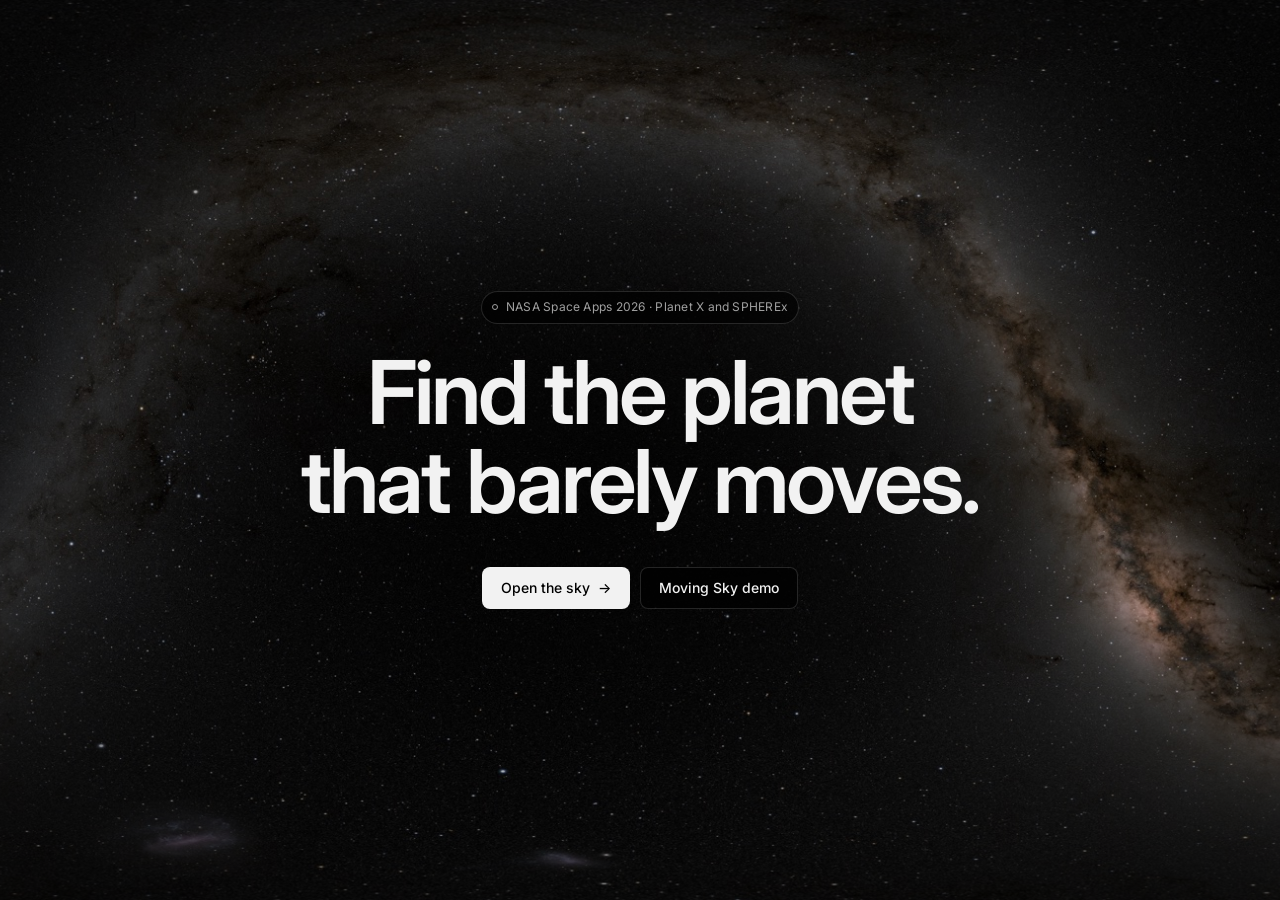
<file: index.html>
<!DOCTYPE html>
<html lang="en">
<head>
<meta charset="utf-8">
<meta name="viewport" content="width=device-width, initial-scale=1, viewport-fit=cover">
<title>Planet X</title>
<link rel="icon" href="data:,">
<meta name="description" content="Search NASA SPHEREx's six-monthly all-sky survey for the slow drift a distant Planet X would leave.">
<link rel="preconnect" href="https://fonts.googleapis.com">
<link rel="preconnect" href="https://fonts.gstatic.com" crossorigin>
<link href="https://fonts.googleapis.com/css2?family=Inter:wght@400;500;600&display=swap" rel="stylesheet">
<style>
/* Same design system as app/css/base.css: UI is strictly black / white / grey; only imagery has colour.
   The homepage commits to the dark look, since it sits on the sky. */
:root {
  color-scheme: dark;
  --bg: #000; --panel: rgba(0,0,0,.64); --edge: rgba(255,255,255,.14);
  --ink: #f2f2f2; --ink-2: #a0a0a0; --ink-3: #6a6a6a; --fill: #f2f2f2; --fill-ink: #000;
  --font: "Inter", -apple-system, "Segoe UI", Helvetica, Arial, sans-serif;
  --gutter: clamp(16px, 4vw, 48px);
}
*, *::before, *::after { box-sizing: border-box; }
html, body { height: 100%; }
body { margin: 0; background: var(--bg); color: var(--ink); font-family: var(--font); font-size: 15px; line-height: 1.55; -webkit-font-smoothing: antialiased; }
a:focus-visible { outline: 2px solid var(--ink); outline-offset: 3px; border-radius: 8px; }
.glass { background: var(--panel); border: 1px solid var(--edge); backdrop-filter: blur(16px); -webkit-backdrop-filter: blur(16px); }

.hero { position: relative; min-height: 100svh; display: grid; align-items: center; overflow: hidden; isolation: isolate; }
.hero .sky { position: absolute; inset: -4%; z-index: -2; background: #000 url("app/assets/sky_2k.jpg") 50% 50% / cover no-repeat; transform: scale(1.04); }
.hero::after { content: ""; position: absolute; inset: 0; z-index: -1;
  background: radial-gradient(ellipse 70% 60% at 50% 50%, rgba(0,0,0,.55) 0%, rgba(0,0,0,.25) 60%, rgba(0,0,0,.6) 100%); }
.wrap { width: 100%; max-width: 1120px; margin: 0 auto; padding-inline: var(--gutter); padding-block: 48px;
  display: flex; flex-direction: column; align-items: center; text-align: center; }
.eyebrow { font-size: 12px; color: var(--ink-2); letter-spacing: .02em; display: inline-flex; align-items: center; gap: 8px; padding: 6px 10px; border-radius: 999px; }
.eyebrow i { width: 6px; height: 6px; border-radius: 50%; border: 1px solid var(--ink-2); }
h1 { font-size: clamp(40px, 7.4vw, 88px); line-height: 1.02; letter-spacing: -.035em; font-weight: 600; margin: 24px 0 40px; max-width: 13ch; text-wrap: balance; }
.ctas { display: flex; flex-wrap: wrap; justify-content: center; gap: 10px; }
.btn { display: inline-flex; align-items: center; gap: 8px; font-size: 14px; font-weight: 500; text-decoration: none; line-height: 1;
  padding: 13px 18px; border-radius: 8px; border: 1px solid var(--edge); color: var(--ink); }
.btn:hover { border-color: var(--ink-3); }
.btn.primary { background: var(--fill); color: var(--fill-ink); border-color: transparent; }
.btn.primary:hover { background: #fff; }
</style>
</head>
<body>
<main class="hero">
  <div class="sky" aria-hidden="true"></div>
  <div class="wrap">
    <span class="eyebrow glass"><i aria-hidden="true"></i>NASA Space Apps 2026 · Planet X and SPHEREx</span>
    <h1>Find the planet that barely moves.</h1>
    <div class="ctas">
      <a class="btn primary" href="app/index.html">Open the sky <span aria-hidden="true">→</span></a>
      <a class="btn glass" href="artifacts/moving-sky/index.html">Moving Sky demo</a>
    </div>
  </div>
</main>
</body>
</html>
</file>
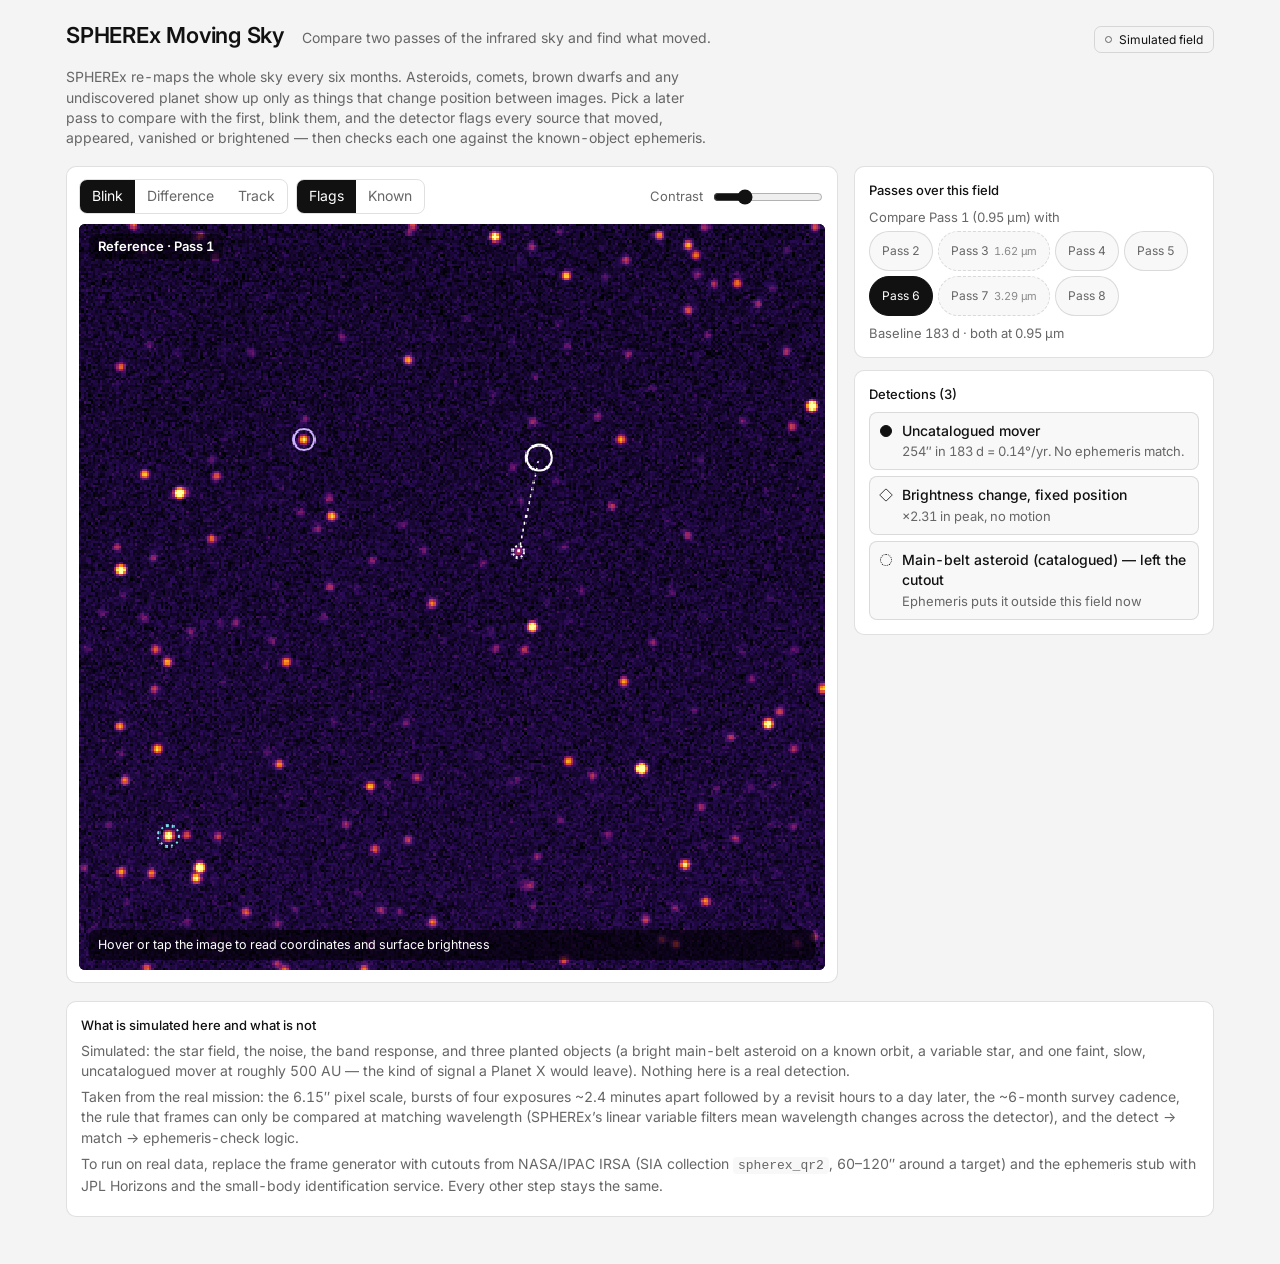
<file: artifacts/moving-sky/index.html>
<!DOCTYPE html>
<html lang="en">
<head>
<meta charset="utf-8">
<meta name="viewport" content="width=device-width, initial-scale=1, viewport-fit=cover">
<title>SPHEREx Moving Sky — demo</title>
<link rel="icon" href="data:,">
<link rel="preconnect" href="https://fonts.googleapis.com">
<link rel="preconnect" href="https://fonts.gstatic.com" crossorigin>
<link href="https://fonts.googleapis.com/css2?family=Inter:wght@400;500;600&display=swap" rel="stylesheet">
<style>
:root{
  /* Palette and type match the Planet X app (app/css/base.css): UI is black / white / grey; only imagery has colour. */
  --bg:#f4f4f4; --panel:#ffffff; --panel-2:#f8f8f8; --line:rgba(0,0,0,.12);
  --ink:#111111; --muted:#666666; --accent:#111111; --accent-ink:#ffffff;
  --warn:#111111; --warn-bg:#ececec;
  --focus:#111111;
  /* overlay marks on the (always dark) image: same colours as the app's Field view */
  --cand:#ffffff; --known:#79e0ec; --var:#cdb0ff; --art:#b4b4b4;
  color-scheme:light;
  box-sizing:border-box;
  padding-top:env(safe-area-inset-top,0px); padding-bottom:env(safe-area-inset-bottom,0px);
}
@media (prefers-color-scheme: dark){
  :root:not([data-theme="light"]){
    color-scheme:dark;
    --bg:#000000; --panel:#0c0c0c; --panel-2:#141414; --line:rgba(255,255,255,.14);
    --ink:#f2f2f2; --muted:#a0a0a0; --accent:#f2f2f2; --accent-ink:#000000;
    --warn:#f2f2f2; --warn-bg:#1a1a1a;
    --focus:#f2f2f2;
  }
}
:root[data-theme="dark"]{
  color-scheme:dark;
  --bg:#000000; --panel:#0c0c0c; --panel-2:#141414; --line:rgba(255,255,255,.14);
  --ink:#f2f2f2; --muted:#a0a0a0; --accent:#f2f2f2; --accent-ink:#000000;
  --warn:#f2f2f2; --warn-bg:#1a1a1a;
  --focus:#f2f2f2;
}
html{scroll-padding-top:env(safe-area-inset-top,0px)}
*,*::before,*::after{box-sizing:inherit}
body{margin:0;background:var(--bg);color:var(--ink);font-family:"Inter",system-ui,-apple-system,"Segoe UI",Helvetica,Arial,sans-serif;font-size:14px;line-height:1.45;font-variant-numeric:tabular-nums;-webkit-font-smoothing:antialiased}
button,select,input{font:inherit;color:inherit}
:focus-visible{outline:2px solid var(--focus);outline-offset:2px}
.wrap{max-width:1180px;margin:0 auto;padding:20px 16px 48px}
header{display:flex;flex-wrap:wrap;align-items:baseline;gap:10px 18px;margin-bottom:14px}
h1{font-size:22px;font-weight:600;margin:0;letter-spacing:-.01em}
.sub{color:var(--muted);margin:0;flex:1 1 260px}
.badge{display:inline-flex;align-items:center;gap:7px;font-size:12px;padding:4px 10px;border-radius:7px;border:1px solid var(--line);color:var(--ink);font-weight:400}
.badge::before{content:"";width:7px;height:7px;border-radius:50%;border:1.5px solid var(--muted)}
.lead{margin:0 0 18px;max-width:72ch;color:var(--muted)}
.grid{display:grid;grid-template-columns:minmax(0,1fr) 360px;gap:16px;align-items:start}
@media (max-width:880px){.grid{grid-template-columns:minmax(0,1fr)}}
.panel{background:var(--panel);border:1px solid var(--line);border-radius:10px}
.viewer{padding:12px}
.toolbar{display:flex;flex-wrap:wrap;gap:8px;align-items:center;margin-bottom:10px}
.seg{display:inline-flex;border:1px solid var(--line);border-radius:8px;overflow:hidden}
.seg button{background:transparent;border:0;padding:6px 12px;cursor:pointer;color:var(--muted)}
.seg button:focus-visible{outline-color:currentColor;outline-offset:-4px}
.seg button[aria-pressed="true"]{background:var(--accent);color:var(--accent-ink)}
.seg[hidden]{display:none}
.spacer{flex:1}
.stretch{display:flex;align-items:center;gap:8px;color:var(--muted);font-size:13px}
.stretch input{width:110px;accent-color:var(--accent)}
.vh{position:absolute;width:1px;height:1px;margin:-1px;padding:0;overflow:hidden;clip:rect(0 0 0 0);white-space:nowrap;border:0}
.stage{position:relative;background:#000;border-radius:6px;overflow:hidden;aspect-ratio:1/1}
canvas.sky{width:100%;height:100%;display:block;image-rendering:pixelated;cursor:crosshair;touch-action:pan-y pinch-zoom}
.flash{position:absolute;top:10px;left:10px;font-weight:600;font-size:13px;padding:3px 9px;border-radius:6px;background:rgba(0,0,0,.55);color:#fff;pointer-events:none}
.readout{position:absolute;bottom:10px;left:10px;right:10px;display:flex;flex-wrap:wrap;gap:4px 14px;font-size:12.5px;color:#fff;background:rgba(0,0,0,.6);padding:6px 9px;border-radius:6px;pointer-events:none}
.readout span b{font-weight:600}
.warn{display:none;margin-top:10px;padding:9px 12px;border-radius:8px;background:var(--warn-bg);border:1px solid var(--line);color:var(--warn);font-size:14px}
.warn.on{display:flex;gap:10px;align-items:center;flex-wrap:wrap}
.warn button{border:1px solid currentColor;background:transparent;border-radius:6px;padding:3px 9px;cursor:pointer;font-size:13px}
.rail{display:flex;flex-direction:column;gap:12px}
.block{padding:14px}
.block h2{font-size:13px;font-weight:500;margin:0 0 8px}
.epochs{display:flex;flex-wrap:wrap;gap:5px}
.epochs button{border:1px solid var(--line);background:var(--panel-2);border-radius:999px;padding:5px 12px;font-size:12px;cursor:pointer;line-height:1.2;color:var(--muted);min-height:40px;white-space:nowrap;transition:background-color .15s,color .15s,border-color .15s}
.epochs button:hover{color:var(--ink);border-color:var(--muted)}
.epochs button small{font-size:11px;opacity:.75;margin-left:5px}
.epochs button.other{border-style:dashed} /* taken at another wavelength: can be looked at, not compared */
.epochs button[aria-pressed="true"]{background:var(--accent);color:var(--accent-ink);border-color:var(--accent)}
.epochs button[aria-pressed="true"] small{opacity:.9}
.rowlab{font-size:13px;color:var(--muted);margin:8px 0 4px}
.rowlab:first-child{margin-top:0}
.baseline{font-size:13px;color:var(--muted);margin-top:8px}
ul.dets{list-style:none;margin:0;padding:0;display:flex;flex-direction:column;gap:6px}
ul.dets li button{width:100%;text-align:left;border:1px solid var(--line);background:var(--panel-2);border-radius:8px;padding:8px 10px;cursor:pointer;display:grid;grid-template-columns:12px 1fr;gap:10px;align-items:start}
ul.dets li button[aria-pressed="true"]{border-color:var(--accent);box-shadow:inset 0 0 0 1px var(--accent)}
.dot{width:12px;height:12px;border-radius:50%;margin-top:4px;border:1.6px solid var(--muted)}
.dot.cand{border-color:var(--ink);background:var(--ink)}
.dot.known{border-color:var(--ink);border-radius:2px}
.dot.var{border-color:var(--ink);border-radius:1px;transform:scale(.8) rotate(45deg)}
.dot.art{border-style:dashed}
.dot.left{border-color:var(--ink);border-style:dotted}
.dets .t{font-weight:500;font-size:14px}
.dets .d{font-size:13px;color:var(--muted)}
.empty{font-size:14px;color:var(--muted)}
.vet{display:grid;grid-template-columns:1fr 1fr;gap:8px;margin-top:6px}
.vet figure{margin:0}
.vet canvas{width:100%;aspect-ratio:1/1;image-rendering:pixelated;border-radius:6px;display:block;background:#000}
.vet figcaption{font-size:12.5px;color:var(--muted);margin-top:4px}
.spec{width:100%;height:120px;margin-top:8px;display:block}
.spec .l{stroke:var(--accent);fill:none;stroke-width:1.6}
.spec .ax{stroke:var(--line)}
.spec text{fill:var(--muted);font-size:11px}
.kv{display:grid;grid-template-columns:auto 1fr;gap:3px 12px;font-size:13.5px;margin-top:6px}
.kv div:nth-child(odd){color:var(--muted)}
.note{margin-top:18px;padding:14px;font-size:14px;color:var(--muted)}
.note h2{font-size:13px;font-weight:500;color:var(--ink);margin:0 0 6px}
.note p{margin:6px 0}
code{font-size:13px;background:var(--panel-2);padding:1px 5px;border-radius:4px}
@media (pointer:coarse){.seg button,.warn button,.epochs button{min-height:44px}.stretch input{height:44px}}
@media (max-width:640px), (pointer:coarse){
  .stage{aspect-ratio:auto}
  canvas.sky{height:auto;aspect-ratio:1/1}
  .readout{position:static;background:#000;border-radius:0;padding:8px 10px}
}
@media (orientation:landscape) and (max-height:500px){.stage{max-width:min(100%,calc(100vh - 100px));margin-inline:auto}}
@media (prefers-reduced-motion: reduce){*{transition:none!important}}
</style>
</head>
<body>
<div class="wrap">
<header>
  <h1>SPHEREx Moving Sky</h1>
  <p class="sub">Compare two passes of the infrared sky and find what moved.</p>
  <span class="badge">Simulated field</span>
</header>
<p class="lead">SPHEREx re-maps the whole sky every six months. Asteroids, comets, brown dwarfs and any undiscovered planet show up only as things that change position between images. Pick a later pass to compare with the first, blink them, and the detector flags every source that moved, appeared, vanished or brightened — then checks each one against the known-object ephemeris.</p>

<div class="grid">
  <section class="panel viewer" aria-label="Sky viewer">
    <div class="toolbar">
      <div class="seg" role="group" aria-label="View mode">
        <button id="m-blink" aria-pressed="true">Blink</button>
        <button id="m-diff" aria-pressed="false">Difference</button>
        <button id="m-track" aria-pressed="false">Track</button>
      </div>
      <div class="seg" role="group" aria-label="Overlays">
        <button id="o-marks" aria-pressed="true">Flags</button>
        <button id="o-known" aria-pressed="false">Known</button>
      </div>
      <div class="seg" id="flipwrap" hidden><button id="flip">Show comparison</button></div>
      <span class="spacer"></span>
      <label class="stretch">Contrast <input id="stretch" type="range" min="0.3" max="3" step="0.05" value="1"></label>
    </div>
    <div class="stage">
      <canvas class="sky" id="sky" width="640" height="640" role="img" aria-label="Infrared sky image, false colour. Flagged sources are listed under Detections; select one there to vet it." aria-describedby="flash"></canvas>
      <div class="flash" id="flash">Reference</div>
      <div class="readout" id="readout"><span>Hover or tap the image to read coordinates and surface brightness</span></div>
    </div>
    <div role="status"><div class="warn" id="warn"></div></div>
  </section>

  <aside class="rail">
    <div class="panel block">
      <h2>Passes over this field</h2>
      <div class="rowlab" id="labB">Compare Pass 1 (0.95 µm) with</div>
      <div class="epochs" id="epB" role="group" aria-labelledby="labB"></div>
      <div class="baseline" id="baseline"></div>
      <div class="vh" id="announce" role="status" aria-live="polite"></div>
    </div>
    <div class="panel block">
      <h2 id="dethead">Detections</h2>
      <ul class="dets" id="dets"></ul>
    </div>
    <div class="panel block" id="vetpanel" hidden>
      <h2 id="vethead">Vetting</h2>
      <div class="kv" id="vetkv"></div>
      <div class="vet">
        <figure><canvas id="stA" width="15" height="15"></canvas><figcaption id="capA">Reference</figcaption></figure>
        <figure><canvas id="stB" width="15" height="15"></canvas><figcaption id="capB">Compare</figcaption></figure>
      </div>
      <svg class="spec" id="spec" viewBox="0 0 340 120" role="img" aria-label="Spectrum across the 102 SPHEREx bands"></svg>
    </div>
  </aside>
</div>

<section class="panel note">
  <h2>What is simulated here and what is not</h2>
  <p>Simulated: the star field, the noise, the band response, and three planted objects (a bright main-belt asteroid on a known orbit, a variable star, and one faint, slow, uncatalogued mover at roughly 500 AU — the kind of signal a Planet X would leave). Nothing here is a real detection.</p>
  <p>Taken from the real mission: the 6.15″ pixel scale, bursts of four exposures ~2.4 minutes apart followed by a revisit hours to a day later, the ~6-month survey cadence, the rule that frames can only be compared at matching wavelength (SPHEREx’s linear variable filters mean wavelength changes across the detector), and the detect → match → ephemeris-check logic.</p>
  <p>To run on real data, replace the frame generator with cutouts from NASA/IPAC IRSA (SIA collection <code>spherex_qr2</code>, 60–120″ around a target) and the ephemeris stub with JPL Horizons and the small-body identification service. Every other step stays the same.</p>
</section>
</div>

<script>
(() => {
'use strict';
// ---------- field setup ----------
const N = 320;                    // pixels per side
const SCALE = 6.15;               // arcsec per pixel (SPHEREx)
const RA0 = 70.42, DEC0 = 19.18;  // field centre, degrees (Taurus, near the ecliptic)
const SIG = 1.15;                 // PSF sigma, px
const EPOCHS = [
  {t:0,       band:0.95, label:'0 d',     sub:'0.95 µm'},
  {t:0.00167, band:0.95, label:'+2 min',  sub:'0.95 µm'},
  {t:0.42,    band:1.62, label:'+10 h',   sub:'1.62 µm'},
  {t:1.0,     band:0.95, label:'+1 d',    sub:'0.95 µm'},
  {t:2.0,     band:0.95, label:'+2 d',    sub:'0.95 µm'},
  {t:183.0,   band:0.95, label:'+183 d',  sub:'0.95 µm'},
  {t:184.0,   band:3.29, label:'+184 d',  sub:'3.29 µm'},
  {t:366.0,   band:0.95, label:'+366 d',  sub:'0.95 µm'},
];
function rng(seed){ return () => { seed |= 0; seed = seed + 0x6D2B79F5 | 0; let t = Math.imul(seed ^ seed >>> 15, 1 | seed); t = t + Math.imul(t ^ t >>> 7, 61 | t) ^ t; return ((t ^ t >>> 14) >>> 0) / 4294967296; }; }
function gauss(r){ const u = Math.max(r(),1e-9), v = r(); return Math.sqrt(-2*Math.log(u))*Math.cos(2*Math.PI*v); }

// fixed stars
const stars = []; { const r = rng(20261114);
  for (let i=0;i<230;i++){ const amp = Math.exp(gauss(r)*1.1 - 0.4); stars.push({x:r()*N, y:r()*N, amp:Math.min(amp,60), c:0.3+r()*1.2}); } }
const starFlux = (s, band) => s.amp * Math.exp(-s.c*(band-0.95));

// planted objects. Positions in px; t in days.
const P = 2*Math.PI/365.25;
const OBJ = {
  asteroid: { name:'Main-belt asteroid (catalogued)', kind:'known',
    pos:t => t<=2.5 ? [38 + 27*t, 262 - 9*t] : [-999,-999],
    flux:(band)=> 7.5*(1+0.25*(band-0.95)) + (band>3? 2.5*(band-3):0),
    spec:'asteroid' },
  px: { name:'Slow uncatalogued mover', kind:'cand',
    // ~500 AU: Keplerian drift ~0.03°/yr (0.05 px/day) plus the yearly parallax loop from Earth's orbit (1 AU/500 AU ≈ 410″ ≈ 55–67 px)
    pos:t => [188 + 0.05*t + 55*Math.sin(P*t), 118 + 0.02*t + 22*Math.cos(P*t)],
    flux:(band)=> 1.35 * (band>3? 0.35 : 1),
    spec:'ice' },
  variable: { name:'Variable star', kind:'var', pos:t=>[96,92],
    flux:(band,t)=> (t>100? 9.5:4.2)*Math.exp(-0.5*(band-0.95)), spec:'star' },
};
const KNOWN = [OBJ.asteroid]; // the "ephemeris service" only knows this one
const ARTIFACT = {epoch:3, x:261, y:71, amp:5.5};

const frames = new Map();
function frame(i){
  if (frames.has(i)) return frames.get(i);
  const e = EPOCHS[i], r = rng(1000+i), img = new Float32Array(N*N);
  const bg = 0.6 + 1.3*(e.band-0.75);
  for (let p=0;p<N*N;p++){ const y=(p/N)|0, x=p%N; img[p] = bg*(1+0.08*(y/N)) + 0.11*gauss(r); }
  const stamp = (x,y,amp) => { const x0=Math.round(x), y0=Math.round(y);
    for (let dy=-4;dy<=4;dy++) for (let dx=-4;dx<=4;dx++){ const xx=x0+dx, yy=y0+dy; if(xx<0||yy<0||xx>=N||yy>=N) continue;
      const d2=(xx-x)**2+(yy-y)**2; img[yy*N+xx] += amp*Math.exp(-d2/(2*SIG*SIG)); } };
  for (const s of stars) stamp(s.x, s.y, starFlux(s,e.band));
  for (const k in OBJ){ const o=OBJ[k], [x,y]=o.pos(e.t); if (x>-5) stamp(x,y,o.flux(e.band,e.t)); }
  if (i===ARTIFACT.epoch) img[ARTIFACT.y*N+ARTIFACT.x] += ARTIFACT.amp;
  frames.set(i,img); return img;
}

// ---------- detection ----------
function stats(img){ const s = new Float32Array(4000); for (let k=0;k<4000;k++) s[k]=img[(k*25733)%(N*N)]; s.sort();
  const med=s[2000]; const d=new Float32Array(4000); for(let k=0;k<4000;k++) d[k]=Math.abs(s[k]-med); d.sort(); return {med, sig:1.4826*d[2000]}; }
function detect(img,k=5){ const {med,sig}=stats(img), thr=med+k*sig, out=[];
  for (let y=4;y<N-4;y++) for (let x=4;x<N-4;x++){ const v=img[y*N+x]; if (v<thr) continue; let mx=true;
    for (let dy=-1;dy<=1&&mx;dy++) for (let dx=-1;dx<=1;dx++){ if(!dx&&!dy) continue; if (img[(y+dy)*N+x+dx]>v){mx=false;break;} }
    if (!mx) continue;
    // centroid + neighbour ratio (PSF sanity)
    let sx=0,sy=0,sw=0,nb=0; for (let dy=-2;dy<=2;dy++) for (let dx=-2;dx<=2;dx++){ const w=Math.max(img[(y+dy)*N+x+dx]-med,0); sx+=w*(x+dx); sy+=w*(y+dy); sw+=w; }
    for (let dy=-1;dy<=1;dy++) for (let dx=-1;dx<=1;dx++){ if(dx||dy) nb+=img[(y+dy)*N+x+dx]-med; }
    out.push({x:sw?sx/sw:x, y:sw?sy/sw:y, peak:v-med, flux:sw, sig, spike:(v-med)/Math.max(nb/8,0.5*sig)}); }
  return out; }
const dist = (a,b)=>Math.hypot(a.x-b.x,a.y-b.y);
// perf: frames are immutable once generated, so stats/detect results can be cached per image
{ const memo = fn => { const c=new WeakMap(); return (img,...a) => { let m=c.get(img); if(!m) c.set(img,m=new Map()); const key=a.join(','); if(!m.has(key)) m.set(key,fn(img,...a)); return m.get(key); }; };
  stats = memo(stats); detect = memo(detect); }
function nearest(list,p){ let best=null,bd=1e9; for(const q of list){ const d=dist(p,q); if(d<bd){bd=d;best=q;} } return [best,bd]; }

function analyse(ia, ib){
  // Hysteresis: a source must be >5σ to count as detected, but only needs a >3σ counterpart to count as "still there".
  const fa=frame(ia), fb=frame(ib);
  const A=detect(fa,5), B=detect(fb,5), Alo=detect(fa,3), Blo=detect(fb,3);
  const ta=EPOCHS[ia].t, tb=EPOCHS[ib].t, dt=Math.abs(tb-ta), sig=A.length?A[0].sig:0.1;
  const res=[], appeared=[], vanished=[];
  const FIRM=7*sig;
  for (const b of B){ const [a,d]=nearest(Alo.filter(q=>q.peak>0.35*b.peak),b);
    if (a && d<2.2){ const ratio=b.peak/a.peak;
      if ((ratio>1.8||ratio<0.55) && Math.min(a.peak,b.peak)>12*sig) res.push({kind:'var', title:'Brightness change, fixed position', x:b.x,y:b.y, from:a, to:b, detail:`×${ratio.toFixed(2)} in peak, no motion`});
    } else if (b.peak>FIRM) appeared.push(b); }
  for (const a of A){ if(a.peak<=FIRM) continue; const [b,d]=nearest(Blo.filter(q=>q.peak>0.35*a.peak),a); if(!(b && d<2.2)) vanished.push(a); }
  const knownAt = (t,p)=>{ for(const k of KNOWN){ const [x,y]=k.pos(t); if (Math.hypot(x-p.x,y-p.y)<3) return k; } return null; };
  const usedV=new Set();
  const partner = b => { let best=null,bd=1e9; for(const v of vanished){ if(usedV.has(v)) continue; const r=b.peak/v.peak; if(r<0.5||r>2) continue; const d=dist(v,b); if(d<bd){bd=d;best=v;} } return [best,bd]; };
  for (const b of appeared){
    if (b.spike>3.2){ res.push({kind:'art', title:'Single-pixel spike', x:b.x,y:b.y,to:b, detail:'Not PSF-shaped: cosmic ray or hot pixel'}); continue; }
    const k = knownAt(tb,b);
    const [v,dv] = partner(b);
    const rate = v ? dv*SCALE/dt : null;
    if (k){ if(v) usedV.add(v); res.push({kind:'known', title:k.name, x:b.x,y:b.y, from:v, to:b, obj:k, detail:v?`Moved ${(dv*SCALE).toFixed(0)}″ in ${fmtDt(dt)} — matches ephemeris`:'Matches ephemeris'}); continue; }
    if (v){ usedV.add(v); res.push({kind:'cand', title:'Uncatalogued mover', x:b.x,y:b.y, from:v, to:b, detail:`${(dv*SCALE).toFixed(0)}″ in ${fmtDt(dt)} = ${fmtRate(rate,dt)}. No ephemeris match.`}); }
    else res.push({kind:'cand', title:'New source, no counterpart', x:b.x,y:b.y, to:b, detail:'Appeared with nothing vanishing nearby'});
  }
  for (const v of vanished){ if(usedV.has(v)) continue;
    if (v.spike>3.2){ res.push({kind:'art', title:'Single-pixel spike in reference', x:v.x,y:v.y,from:v, detail:'Not PSF-shaped: cosmic ray or hot pixel'}); continue; }
    const k=knownAt(ta,v);
    res.push({kind:'left', title:k?`${k.name} — left the cutout`:'Source vanished', x:v.x,y:v.y, from:v, detail:k?'Ephemeris puts it outside this field now':'Faded or moved out of field'}); }
  const order={cand:0,known:1,var:2,art:3,left:4}; res.sort((p,q)=>order[p.kind]-order[q.kind]);
  return res;
}
function fmtDt(dt){ return dt<0.04? `${(dt*1440).toFixed(1)} min` : dt<0.9? `${(dt*24).toFixed(1)} h` : `${dt.toFixed(dt<10?1:0)} d`; }
function fmtRate(r,dt){ return dt<0.9? `${(r/24).toFixed(1)}″/h` : dt<30? `${r.toFixed(1)}″/day` : `${(r*365.25/3600).toFixed(2)}°/yr`; }

// ---------- rendering ----------
const INF = [[0,0,4],[40,11,84],[101,21,110],[159,42,99],[212,72,66],[245,125,21],[250,193,39],[252,255,164]];
const DIV = [[33,102,172],[146,197,222],[40,40,44],[244,165,130],[178,24,43]];
function cmap(stops,v){ v=Math.min(Math.max(v,0),1)*(stops.length-1); const i=Math.min(v|0,stops.length-2), f=v-i; const a=stops[i],b=stops[i+1]; return [a[0]+(b[0]-a[0])*f, a[1]+(b[1]-a[1])*f, a[2]+(b[2]-a[2])*f]; }
const off = document.createElement('canvas'); off.width=off.height=N; const octx=off.getContext('2d'); const idata=octx.createImageData(N,N);
const sky = document.getElementById('sky'), ctx = sky.getContext('2d'); ctx.imageSmoothingEnabled=false;
const S = sky.width/N;
let mode='blink', showMarks=true, showKnown=false, stretch=1, A=0, B=5, blinkPhase=0, selected=null, results=[], timer=null, shown=null;

function drawImage(img, diverging){
  const {med,sig}=stats(img); const d=idata.data;
  if (diverging){ const lim=6*sig*stretch; for(let p=0;p<N*N;p++){ const c=cmap(DIV,0.5+img[p]/(2*lim)); d[p*4]=c[0];d[p*4+1]=c[1];d[p*4+2]=c[2];d[p*4+3]=255; } }
  else { const lo=med-2*sig, hi=med+40*sig/stretch; const k=4;
    for(let p=0;p<N*N;p++){ let v=(img[p]-lo)/(hi-lo); v=Math.asinh(Math.max(v,0)*k)/Math.asinh(k); const c=cmap(INF,v); d[p*4]=c[0];d[p*4+1]=c[1];d[p*4+2]=c[2];d[p*4+3]=255; } }
  octx.putImageData(idata,0,0); ctx.drawImage(off,0,0,sky.width,sky.height);
}
function circle(x,y,r,col,dash){ ctx.beginPath(); ctx.setLineDash(dash||[]); ctx.lineWidth=2; ctx.strokeStyle=col; ctx.arc((x+.5)*S,(y+.5)*S,r,0,Math.PI*2); ctx.stroke(); ctx.setLineDash([]); }
function colorFor(k){ const cs=getComputedStyle(document.documentElement); return {cand:cs.getPropertyValue('--cand'),known:cs.getPropertyValue('--known'),var:cs.getPropertyValue('--var'),art:cs.getPropertyValue('--art'),left:cs.getPropertyValue('--known')}[k].trim(); }
function render(){
  const fa=frame(A), fb=frame(B), matched=EPOCHS[A].band===EPOCHS[B].band;
  const flash=document.getElementById('flash');
  let knownT;
  if (mode==='blink'){ const showB=blinkPhase%2===1; shown=showB?fb:fa; drawImage(shown,false); flash.textContent=showB?`Compare · ${NAME(B)}`:`Reference · ${NAME(A)}`; knownT=[EPOCHS[showB?B:A].t]; }
  else if (mode==='diff'){ const key=A+','+B; if(diffCache.key!==key){ const d=new Float32Array(N*N); for(let p=0;p<N*N;p++) d[p]=fb[p]-fa[p]; diffCache={key,d}; } shown=diffCache.d; drawImage(shown,true); flash.textContent='Compare − Reference'; knownT=[EPOCHS[A].t,EPOCHS[B].t]; }
  else { // stack the reference-band passes inside the chosen baseline, so the trail matches the flagged pair
    const band=EPOCHS[A].band, lo=Math.min(EPOCHS[A].t,EPOCHS[B].t), hi=Math.max(EPOCHS[A].t,EPOCHS[B].t); const key=band+','+lo+','+hi; let c=stackCache.get(key);
    if(!c){ const st=new Float32Array(N*N).fill(-Infinity), ts=[];
      EPOCHS.forEach((e,i)=>{ if(e.band!==band||e.t<lo||e.t>hi) return; ts.push(e.t); const f=frame(i); for(let p=0;p<N*N;p++) if(f[p]>st[p]) st[p]=f[p]; });
      stackCache.set(key,c={st,ts}); }
    const st=c.st; knownT=c.ts.slice();
    shown=st; drawImage(st,false); const n=knownT.length, [e0,e1]=EPOCHS[A].t<=EPOCHS[B].t?[A,B]:[B,A]; flash.textContent=`Max-stack of ${n} pass${n===1?'':'es'} at ${band} µm, ${NAME(e0)} to ${NAME(e1)}`; }
  if (showKnown){ for(const t of knownT) for(const k of KNOWN){ const [x,y]=k.pos(t); if(x>-5) circle(x,y,13,colorFor('known'),[4,4]); } }
  if (showMarks && matched){ for(const r of results){ const col=colorFor(r.kind);
      if (r.to){ circle(r.to.x,r.to.y,r.kind==='cand'?11:9,col,r.kind==='art'?[3,3]:[]); }
      if (r.from&&r.to&&r.kind!=='var'){ ctx.beginPath(); ctx.strokeStyle=col; ctx.lineWidth=1.5; ctx.setLineDash([2,4]); ctx.moveTo((r.from.x+.5)*S,(r.from.y+.5)*S); ctx.lineTo((r.to.x+.5)*S,(r.to.y+.5)*S); ctx.stroke(); ctx.setLineDash([]); circle(r.from.x,r.from.y,5,col,[2,2]); }
      else if (r.from && !r.to) circle(r.from.x,r.from.y,9,col,[2,3]);
      if (r===selected){ circle(r.x,r.y,18,col); } } }
}
let diffCache={}, rafPending=false; const stackCache=new Map(); // perf: per-pair difference and per-baseline max-stack
function scheduleRender(){ if(rafPending) return; rafPending=true; requestAnimationFrame(()=>{ rafPending=false; render(); }); }
function tick(){ blinkPhase++; render(); syncFlip(); }
const reducedMQ = matchMedia('(prefers-reduced-motion: reduce)');
// Reduced motion: no auto-blink, but a manual flip button so the comparison frame is still reachable.
function syncFlip(){ const w=document.getElementById('flipwrap'), f=document.getElementById('flip'); w.hidden = !(mode==='blink' && reducedMQ.matches);
  const showB=blinkPhase%2===1; f.textContent = showB? 'Show reference' : 'Show comparison'; }
function setTimer(){ clearInterval(timer); timer=null; if(mode==='blink' && !reducedMQ.matches) timer=setInterval(tick,650); syncFlip(); }

// ---------- UI ----------
const spokenT = l => l.replace(/(\d+) (d|h|min)$/,(_,n,u)=>`${n} ${{d:'day',h:'hour',min:'minute'}[u]}${n==='1'?'':'s'}`);
const NAME = i => `Pass ${i+1}`; // short pass names; the offset lives in the tooltip and the baseline line
function announce(msg){ document.getElementById('announce').textContent=msg; }
function announceSel(){ announce(selected? `Selected: ${selected.title}. ${selected.detail}` : 'Selection cleared'); }
// one row of the later passes; the reference is always the first pass (A = 0)
function epochButtons(id, get, set){ const el=document.getElementById(id);
  if (!el.children.length) EPOCHS.forEach((e,i)=>{ if (i===A) return; const other=e.band!==EPOCHS[A].band, b=document.createElement('button'); b.dataset.i=i; b.className=other?'other':'';
    b.innerHTML = other? `${NAME(i)}<small>${e.sub}</small>` : NAME(i); b.title = `${e.label} · ${e.sub}`; b.setAttribute('aria-label',`${NAME(i)}, ${spokenT(e.label)}, ${e.band} µm`); b.addEventListener('click',()=>{ set(i); update(); }); el.appendChild(b); });
  [...el.children].forEach(b=>b.setAttribute('aria-pressed',String(get()===+b.dataset.i))); }
function update(){
  epochButtons('epB',()=>B,i=>B=i);
  const a=EPOCHS[A], b=EPOCHS[B], dt=Math.abs(b.t-a.t), matched=a.band===b.band;
  const baseTxt = A===B? 'Pick two different passes.' : `Baseline ${fmtDt(dt)} · ${matched?`both at ${a.band} µm`:`${a.band} vs ${b.band} µm`}`, bl=document.getElementById('baseline');
  if (bl.textContent!==baseTxt){ bl.textContent=baseTxt; announce(`Reference ${NAME(A)}, compare ${NAME(B)}. ${baseTxt}`); }
  const warn=document.getElementById('warn');
  if (!matched){ warn.className='warn on'; warn.innerHTML=`<span>These passes were taken at different wavelengths (${a.band} and ${b.band} µm). Blinking them shows colour differences, not motion, so detection is off.</span>`;
    let best=-1,bd=1e9; EPOCHS.forEach((e,i)=>{ if(i!==A&&e.band===a.band&&Math.abs(e.t-b.t)<bd){bd=Math.abs(e.t-b.t);best=i;} });
    if (best>=0){ const btn=document.createElement('button'); btn.textContent=`Compare with ${NAME(best)} instead`; btn.title='Nearest pass in time at the reference wavelength'; btn.addEventListener('click',()=>{ B=best; update(); }); warn.appendChild(btn); }
    else warn.insertAdjacentHTML('beforeend',`<span>No other pass of this field was taken at ${a.band} µm, so pick a different reference.</span>`);
    results=[]; }
  else { warn.className='warn'; warn.innerHTML=''; results = A===B? [] : analyse(A,B); }
  if (selected) selected = rematch(selected, results);
  renderList(); renderVet(); blinkPhase=0; render(); setTimer();
}
const KIND={cand:'Candidate',known:'Known object',var:'Variable',art:'Artifact',left:'Left the field'};
// analyse() builds fresh objects, so keep the selection by finding the same source again:
// same kind, and either endpoint (or the marker position) within 3 px of the old one.
function rematch(s, list){ const near=(p,q)=>p&&q&&dist(p,q)<3; let best=null,bd=1e9;
  for (const r of list){ if (r.kind!==s.kind) continue; if (!(near(r,s)||near(r.from,s.from)||near(r.to,s.to))) continue; const d=dist(r,s); if(d<bd){bd=d;best=r;} }
  return best; }
function renderList(){ const ul=document.getElementById('dets'); ul.innerHTML='';
  const h=document.getElementById('dethead'); h.textContent = results.length? `Detections (${results.length})` : 'Detections';
  if (!results.length){ const li=document.createElement('li'); li.className='empty'; li.textContent = EPOCHS[A].band!==EPOCHS[B].band? 'Choose two passes at the same wavelength to compare.' : A===B? 'Choose a comparison pass.' : 'Nothing changed between these passes above 5σ.'; ul.appendChild(li); return; }
  for (const r of results){ const li=document.createElement('li'); const b=document.createElement('button'); b.setAttribute('aria-pressed',String(r===selected));
    b.innerHTML=`<span class="dot ${r.kind}" aria-hidden="true"></span><span><span class="t"><span class="vh">${KIND[r.kind]}: </span>${r.title}</span><br><span class="d">${r.detail}</span></span>`;
    b.addEventListener('click',()=>{ selected = selected===r? null : r; const i=results.indexOf(r); renderList(); renderVet(); render(); ul.querySelectorAll('button')[i]?.focus(); announceSel(); }); li.appendChild(b); ul.appendChild(li); }
}
function radec(x,y){ const ra = RA0 - (x-N/2)*SCALE/3600/Math.cos(DEC0*Math.PI/180); const dec = DEC0 - (y-N/2)*SCALE/3600; return [ra,dec]; }
function fmtRA(ra){ const h=ra/15, hh=h|0, m=(h-hh)*60, mm=m|0, s=(m-mm)*60; return `${String(hh).padStart(2,'0')}h ${String(mm).padStart(2,'0')}m ${s.toFixed(1).padStart(4,'0')}s`; }
function fmtDec(d){ const sg=d<0?'−':'+', a=Math.abs(d), dd=a|0, m=(a-dd)*60, mm=m|0, s=(m-mm)*60; return `${sg}${dd}° ${String(mm).padStart(2,'0')}′ ${s.toFixed(0).padStart(2,'0')}″`; }
function stamp(canvasId, img, cx, cy){ const c=document.getElementById(canvasId), g=c.getContext('2d'), id=g.createImageData(15,15); const {med,sig}=stats(img);
  for(let j=0;j<15;j++) for(let i=0;i<15;i++){ const x=Math.round(cx)-7+i, y=Math.round(cy)-7+j; const v=(x<0||y<0||x>=N||y>=N)?med:img[y*N+x]; let n=(v-med)/(12*sig); n=Math.asinh(Math.max(n,0)*4)/Math.asinh(4); const col=cmap(INF,n); const p=(j*15+i)*4; id.data[p]=col[0];id.data[p+1]=col[1];id.data[p+2]=col[2];id.data[p+3]=255; }
  g.putImageData(id,0,0); }
function spectrum(kind){ const pts=[]; for(let i=0;i<102;i++){ const l=0.75+i*(4.25/101); let v;
  if (kind==='asteroid') v=1+0.25*(l-0.95)+(l>3?0.9*(l-3)**1.5:0);
  else if (kind==='ice'){ v=1.1-0.05*l; for(const [c,w,d] of [[1.5,0.07,0.35],[2.0,0.08,0.5],[3.05,0.2,0.85]]) v*=1-d*Math.exp(-((l-c)**2)/(2*w*w)); }
  else v=Math.exp(-0.5*(l-0.95))*1.3;
  pts.push([l,v]); } return pts; }
function renderVet(){ const p=document.getElementById('vetpanel'); if(!selected){ p.hidden=true; return; } p.hidden=false; const r=selected;
  const [ra,dec]=radec(r.x,r.y); const kv=document.getElementById('vetkv');
  const rows=[['Position',`${fmtRA(ra)}, ${fmtDec(dec)}`],['Pixel',`${r.x.toFixed(1)}, ${r.y.toFixed(1)}`]];
  if (r.to) rows.push(['Peak above sky',`${r.to.peak.toFixed(2)} MJy/sr`]);
  if (r.from&&r.to) rows.push(['Displacement',`${(dist(r.from,r.to)*SCALE).toFixed(1)}″`]);
  if (r.kind==='cand') rows.push(['Spectrum','Water-ice absorption at 1.5, 2.0 and 3 µm, which is why it fades at 3.29 µm']);
  document.getElementById('vethead').textContent = `Vetting: ${r.title}`;
  rows.push(['Verdict', {cand:'Worth a follow-up: not in catalogue, PSF-shaped, consistent two-epoch motion. Needs a third epoch and an orbit fit before it is anything.', known:'Identified. Position agrees with the ephemeris.', var:'Photometric variable, not a mover.', art:'Reject. Single-frame, not PSF-shaped.', left:'Known object no longer inside the cutout.'}[r.kind]]);
  kv.innerHTML=rows.map(([k,v])=>`<div>${k}</div><div>${v}</div>`).join('');
  stamp('stA',frame(A),r.from?r.from.x:r.x,r.from?r.from.y:r.y); stamp('stB',frame(B),r.to?r.to.x:r.x,r.to?r.to.y:r.y);
  document.getElementById('capA').textContent=`Reference ${NAME(A)}, 15×15 px`; document.getElementById('capB').textContent=`Compare ${NAME(B)}, 15×15 px`;
  const svg=document.getElementById('spec'); const kind=r.kind==='known'?'asteroid':r.kind==='cand'?'ice':'star';
  const pts=spectrum(kind); const mx=Math.max(...pts.map(p=>p[1]));
  const X=l=>20+(l-0.75)/4.25*300, Y=v=>100-v/mx*85;
  const path=pts.map((p,i)=>`${i?'L':'M'}${X(p[0]).toFixed(1)} ${Y(p[1]).toFixed(1)}`).join(' ');
  const label = r.kind==='cand' ? 'Reflected sunlight, water-ice dips' : r.kind==='known' ? 'Reflected sunlight, thermal rise past 3 µm' : 'Stellar continuum';
  svg.innerHTML=`<line class="ax" x1="20" y1="100" x2="320" y2="100"/><path class="l" d="${path}"/>${[1,2,3,4,5].map(l=>`<text x="${X(l)}" y="114" text-anchor="middle">${l} µm</text>`).join('')}<text x="20" y="12">${r.kind==='art'||r.kind==='left'?'Spectrum not extracted':label}</text>`;
  svg.setAttribute('aria-label',`Spectrum of the selected ${r.title}: ${r.kind==='art'||r.kind==='left'?'not extracted':label}`);
}

// toolbar
const modes={ 'm-blink':'blink','m-diff':'diff','m-track':'track' };
for (const id in modes) document.getElementById(id).addEventListener('click',()=>{ mode=modes[id]; for(const k in modes) document.getElementById(k).setAttribute('aria-pressed',String(k===id)); blinkPhase=0; render(); setTimer(); });
document.getElementById('o-marks').addEventListener('click',e=>{ showMarks=!showMarks; e.currentTarget.setAttribute('aria-pressed',String(showMarks)); render(); });
document.getElementById('o-known').addEventListener('click',e=>{ showKnown=!showKnown; e.currentTarget.setAttribute('aria-pressed',String(showKnown)); render(); });
document.getElementById('stretch').addEventListener('input',e=>{ stretch=parseFloat(e.target.value); scheduleRender(); });
const readoutAt=e=>{ const rect=sky.getBoundingClientRect(); const x=Math.floor((e.clientX-rect.left)/rect.width*N), y=Math.floor((e.clientY-rect.top)/rect.height*N); if(x<0||y<0||x>=N||y>=N) return;
  const img=shown||frame(A); const [ra,dec]=radec(x,y); // read the image actually on screen (blink frame, difference or stack)
  document.getElementById('readout').innerHTML=`<span>RA <b>${fmtRA(ra)}</b></span><span>Dec <b>${fmtDec(dec)}</b></span><span>Pixel <b>${x}, ${y}</b></span><span>${mode==='diff'?'Difference':mode==='track'?'Stack max':'Value'} <b>${img[y*N+x].toFixed(2)} MJy/sr</b></span>`; };
sky.addEventListener('pointermove',readoutAt); sky.addEventListener('pointerdown',readoutAt);
sky.addEventListener('click',e=>{ const rect=sky.getBoundingClientRect(); const x=(e.clientX-rect.left)/rect.width*N, y=(e.clientY-rect.top)/rect.height*N; let best=null,bd=14; for(const r of results){ const d=Math.hypot(r.x-x,r.y-y); if(d<bd){bd=d;best=r;} } selected=best; renderList(); renderVet(); render(); announceSel(); });
matchMedia('(prefers-color-scheme: dark)').addEventListener('change',render);
new MutationObserver(render).observe(document.documentElement,{attributes:true,attributeFilter:['data-theme']}); // explicit theme toggle
reducedMQ.addEventListener('change',()=>{ blinkPhase=0; render(); setTimer(); });
document.getElementById('flip').addEventListener('click',()=>{ blinkPhase++; render(); syncFlip(); announce(`Showing ${document.getElementById('flash').textContent}`); });
if (location.hash === '#test') window.__ms = {analyse, EPOCHS, OBJ, fmtDt, fmtRate};
update();
{ const idle=window.requestIdleCallback||(f=>setTimeout(f,120)); let i=0; const warm=()=>{ while(i<EPOCHS.length&&frames.has(i)) i++; if(i<EPOCHS.length){ frame(i); idle(warm); } }; idle(warm); }
})();
</script>
</body>
</html>
</file>
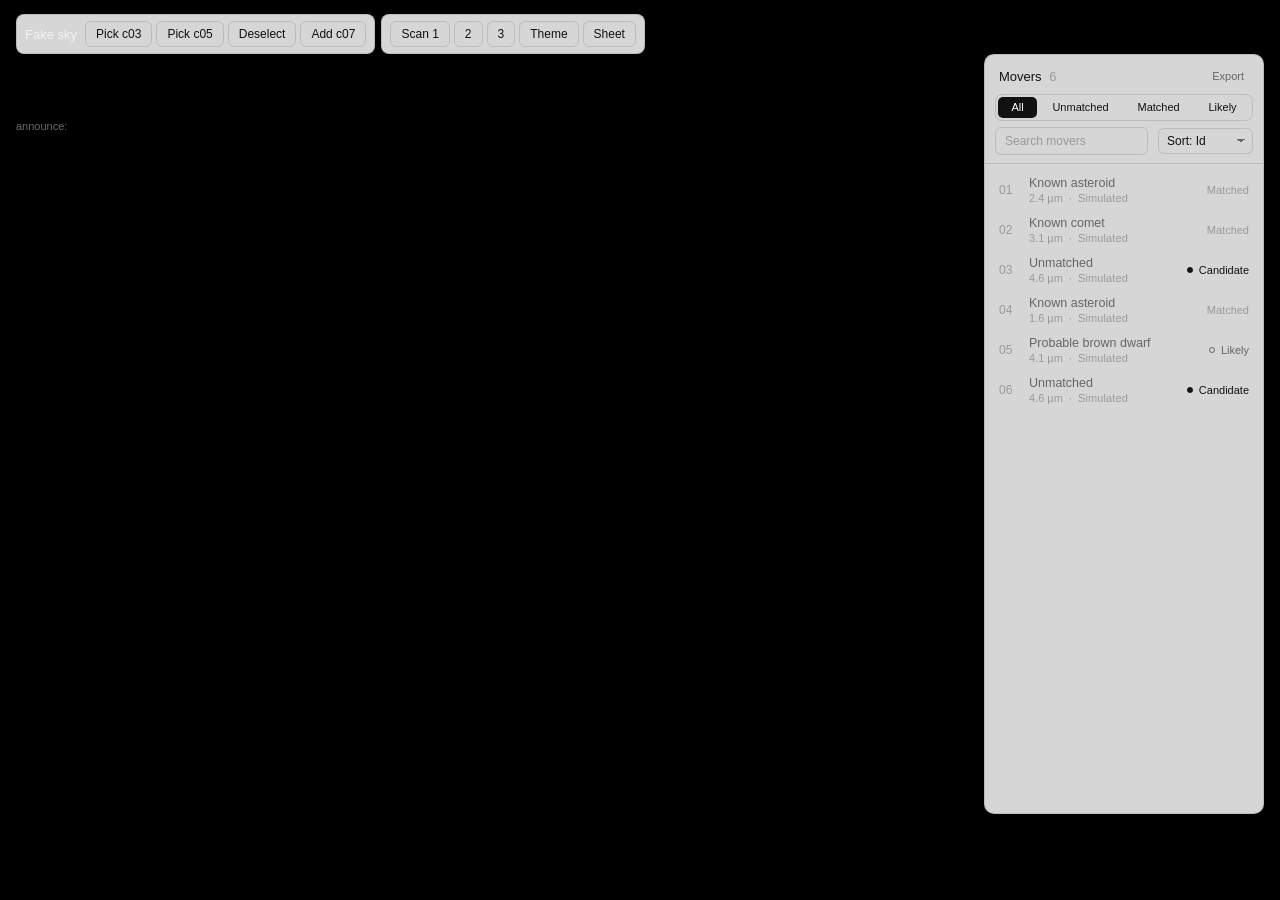
<file: app/dev/candidates.html>
<!DOCTYPE html>
<html lang="en">
<head>
<meta charset="utf-8">
<meta name="viewport" content="width=device-width, initial-scale=1, viewport-fit=cover">
<title>Movers panel (dev)</title>
<link rel="icon" href="data:,">
<link rel="stylesheet" href="../css/base.css">
<link rel="stylesheet" href="../css/candidates.css">
<style>
  /* Stand-in for the shell: a black stage, a fake sky control strip, and the demo's #panel container. */
  #stage { display: block; cursor: default; }
  #fake-sky { position: fixed; z-index: 2; left: 16px; top: 14px; right: 312px; display: flex; flex-wrap: wrap; gap: 6px; align-items: center; color: #9a9a9a; }
  #fake-sky .glass { border-radius: 8px; padding: 6px 8px; display: flex; gap: 4px; flex-wrap: wrap; align-items: center; }
  #fake-sky b { color: #f2f2f2; font-weight: 500; margin-right: 4px; }
  #fake-sky button { color: var(--ink); }
  #log { position: fixed; z-index: 2; left: 16px; bottom: 16px; right: 312px; max-height: 30vh; overflow: auto; font: 11px/1.5 ui-monospace, Menlo, monospace; color: #9a9a9a; white-space: pre-wrap; margin: 0; }
  #announce { position: fixed; z-index: 2; left: 16px; top: 120px; color: #9a9a9a; font-size: 11px; }
  #announce::before { content: "announce: "; color: #6a6a6a; }
  #panel {
    top: calc(env(safe-area-inset-top, 0px) + 54px); right: 16px; width: 280px;
    bottom: calc(env(safe-area-inset-bottom, 0px) + 86px);
    border-radius: 10px; display: flex; flex-direction: column; overflow: hidden;
  }
  #inspect { top: 150px; left: 16px; width: 300px; max-height: calc(100dvh - 240px); border-radius: 10px; display: flex; flex-direction: column; overflow: hidden; }
  #inspect[hidden] { display: none; }
  @media (max-width: 860px) {
    #inspect { display: none; }
    #fake-sky { right: 16px; }
    #log { display: none; }
    #announce { top: auto; bottom: 8px; }
    #panel { left: 16px; right: 16px; width: auto; top: auto; bottom: calc(env(safe-area-inset-bottom, 0px) + 36px); max-height: calc(100dvh - 160px); transform: translateY(calc(100% + 120px)); transition: transform .25s; }
    #panel.open { transform: none; }
  }
</style>
</head>
<body>
<div id="stage"></div>
<div id="fake-sky" class="hud">
  <div class="glass" role="group" aria-label="Fake sky">
    <b>Fake sky</b>
    <button data-sel="c03">Pick c03</button>
    <button data-sel="c05">Pick c05</button>
    <button data-sel="">Deselect</button>
    <button id="add">Add c07</button>
  </div>
  <div class="glass" role="group" aria-label="Scan">
    <button data-scan="1">Scan 1</button><button data-scan="2">2</button><button data-scan="3">3</button>
    <button id="theme">Theme</button>
    <button id="sheet">Sheet</button>
  </div>
</div>
<aside class="hud glass open" id="panel" aria-label="Movers"></aside>
<aside class="hud glass" id="inspect" aria-labelledby="cx-d-name" hidden></aside>
<div id="announce" role="status" aria-live="polite"></div>
<pre id="log" class="hud"></pre>

<script type="module">
  import * as store from '../js/core/store.js';
  import { mountCandidates } from '../js/candidates/index.js';

  const scans = [
    { id: 1, label: 'Scan 1', date: 'May 2025', has: true },
    { id: 2, label: 'Scan 2', date: 'Nov 2025', has: true },
    { id: 3, label: 'Scan 3', date: 'May 2026', has: true },
    { id: 4, label: 'Scan 4', date: 'Nov 2026', has: false },
  ];
  // The six placeholder movers from artifacts/ui-demo, as Candidates.
  const movers = [
    { name: 'Candidate 01', tag: 'Known asteroid · 2003 UB',  status: 'Matched',   band: '2.4 µm', match: '2003 UB', pos: [[3.20, 12.0], [3.90, 10.5], [4.55, 9.2]],      note: 'Fast main‑belt mover. Cross‑matched to JPL’s catalog on the first pass.' },
    { name: 'Candidate 02', tag: 'Known comet · C/2024 R3',    status: 'Matched',   band: '3.1 µm', match: 'C/2024 R3', pos: [[9.80, -22.0], [10.30, -24.0], [10.95, -25.6]], note: 'Extended emission consistent with a coma.' },
    { name: 'Candidate 03', tag: 'Unmatched · slow mover',     status: 'Candidate', band: '4.6 µm', pos: [[16.10, 41.0], [16.15, 41.2], [16.19, 41.35]],  note: 'No match in the known‑object catalog. A shift this small over six months is consistent with a very distant body. A candidate only, not a confirmed object.' },
    { name: 'Candidate 04', tag: 'Known asteroid · 1998 KY26', status: 'Matched',   band: '1.6 µm', match: '1998 KY26', pos: [[20.40, -8.0], [21.10, -6.4], [21.85, -4.9]],   note: 'Near‑Earth asteroid. Large shift between scans.' },
    { name: 'Candidate 05', tag: 'Probable brown dwarf',       status: 'Likely',    band: '4.1 µm', pos: [[6.70, 58.0], [6.78, 57.6], [6.86, 57.2]],      note: 'Bright in the longest bands, faint in the shortest. Motion suggests a nearby cool object.' },
    { name: 'Candidate 06', tag: 'Unmatched · slow mover',     status: 'Candidate', band: '4.6 µm', pos: [[13.40, -47.0], [13.42, -46.7], [13.45, -46.4]], note: 'Second slow, unmatched source. Three epochs is the minimum for an orbit fit; the solution is still poorly constrained.' },
  ].map((m, i) => ({ id: 'c0' + (i + 1), simulated: true, ...m }));

  store.set('scans', scans);
  store.set('scan', 3);
  store.set('candidates', movers);
  mountCandidates(document.getElementById('panel'), store);

  // ---- fake sky / shell ----
  const log = document.getElementById('log');
  const say = s => { log.textContent = (s + '\n' + log.textContent).slice(0, 4000); };
  window.__events = [];
  ['flyto', 'toast'].forEach(ev => store.listen(ev, p => { window.__events.push([ev, p]); say(`${ev} ${JSON.stringify(p)}`); }));
  ['view', 'field', 'selectedId', 'scan'].forEach(k => store.on(k, v => { window.__events.push([k, v]); say(`${k} = ${JSON.stringify(v)}`); }));
  document.querySelectorAll('[data-sel]').forEach(b => b.addEventListener('click', () => store.set('selectedId', b.dataset.sel || null)));
  document.querySelectorAll('[data-scan]').forEach(b => b.addEventListener('click', () => store.set('scan', +b.dataset.scan)));
  document.getElementById('add').addEventListener('click', () => {
    if (store.get('candidates').some(c => c.id === 'c07')) return;
    store.set('candidates', [...store.get('candidates'), {
      id: 'c07', name: 'Candidate 07', tag: 'Unmatched · slow mover', status: 'Candidate', band: '4.4 µm', simulated: true,
      pos: [[2.10, -5.0], [2.12, -4.9], [2.13, -4.85]], note: 'Added at runtime by the field view.',
    }]);
  });
  document.getElementById('theme').addEventListener('click', () => {
    const r = document.documentElement, dark = r.dataset.theme ? r.dataset.theme === 'dark' : matchMedia('(prefers-color-scheme: dark)').matches;
    r.dataset.theme = dark ? 'light' : 'dark';
  });
  document.getElementById('sheet').addEventListener('click', () => document.getElementById('panel').classList.toggle('open'));
</script>
</body>
</html>
</file>
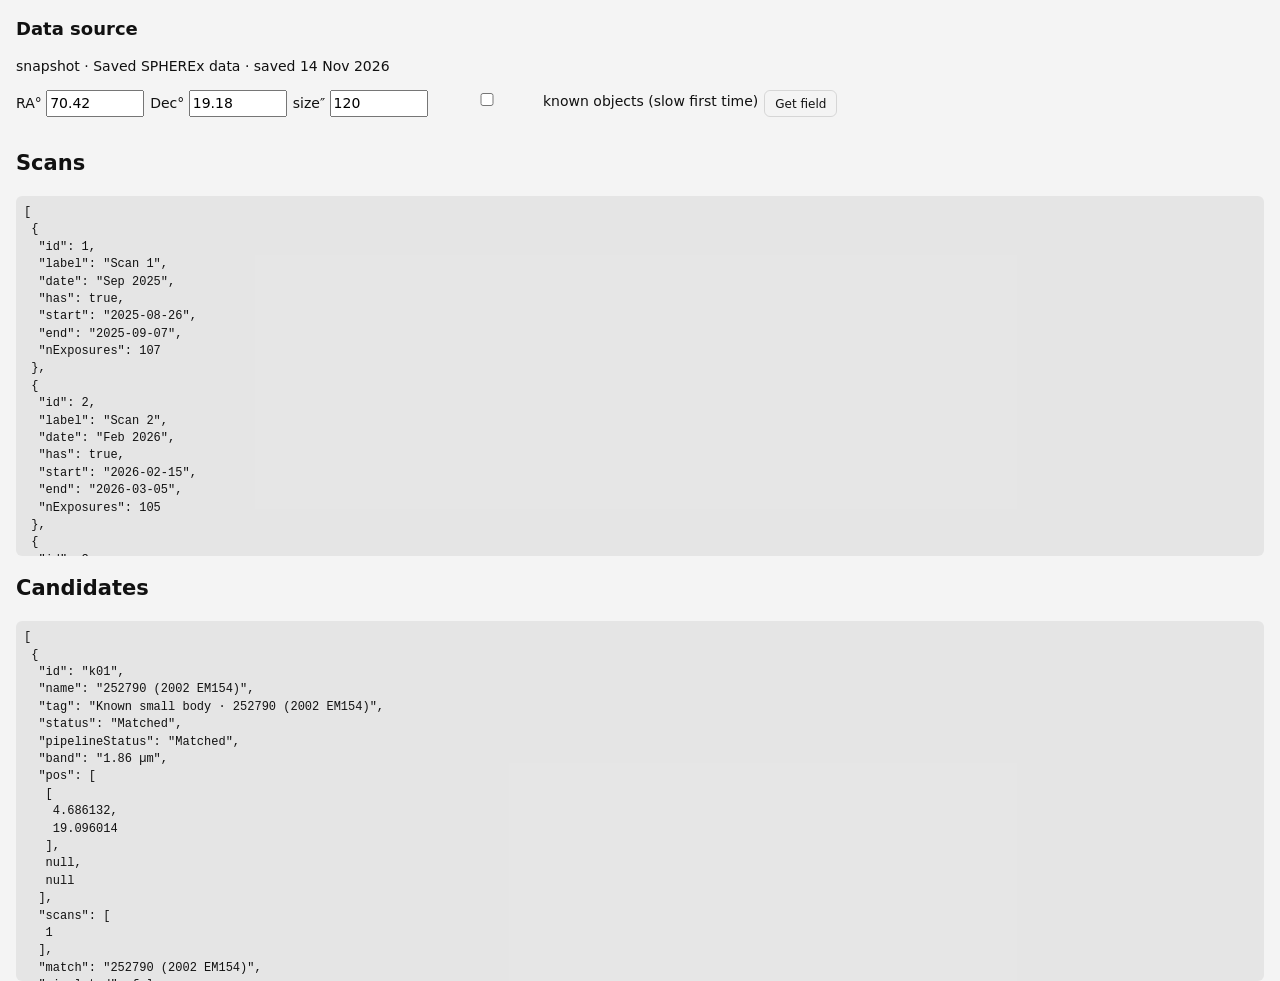
<file: app/dev/data.html>
<!doctype html>
<html lang="en">
<head>
<meta charset="utf-8">
<meta name="viewport" content="width=device-width, initial-scale=1">
<title>Data source · dev</title>
<link rel="stylesheet" href="../css/base.css">
<style>
  body { padding: 16px; font: 14px/1.45 Inter, system-ui, sans-serif; background: var(--bg, #000); color: var(--ink, #fff); }
  h1 { font-size: 18px; margin: 0 0 8px; }
  pre { background: rgba(127,127,127,.12); padding: 8px; border-radius: 6px; overflow-x: auto; font-size: 12px; max-height: 40vh; }
  #frames { display: flex; gap: 8px; flex-wrap: wrap; }
  figure { margin: 0; } canvas { width: 160px; height: 160px; image-rendering: pixelated; border: 1px solid #555; }
  figcaption { font-size: 11px; opacity: .8; max-width: 160px; }
  form { display: flex; gap: 6px; flex-wrap: wrap; margin: 8px 0; } input { width: 7em; }
</style>
</head>
<body>
<h1>Data source</h1>
<p id="source">…</p>
<form id="q"><label>RA° <input name="ra" value="70.42"></label><label>Dec° <input name="dec" value="19.18"></label>
  <label>size″ <input name="size" value="120"></label><label><input type="checkbox" name="known"> known objects (slow first time)</label><button>Get field</button></form>
<p id="status"></p>
<div id="frames"></div>
<h2>Scans</h2><pre id="scans"></pre>
<h2>Candidates</h2><pre id="cands"></pre>
<script type="module">
  import * as store from '../js/core/store.js';
  import { initData, getField } from '../js/data/index.js';
  const $ = id => document.getElementById(id);
  const show = () => {
    const s = store.get('source'); $('source').textContent = `${s.mode} · ${s.note}`;
    $('scans').textContent = JSON.stringify(store.get('scans'), null, 1);
    $('cands').textContent = JSON.stringify(store.get('candidates'), null, 1);
  };
  store.on('*', show);
  store.listen('toast', m => { $('status').textContent = m; });
  const t0 = performance.now();
  await initData(store);
  window.__initMs = performance.now() - t0; show();
  $('q').addEventListener('submit', async e => {
    e.preventDefault(); const f = new FormData(e.target);
    $('status').textContent = 'Loading…'; $('frames').innerHTML = ''; const t = performance.now();
    try {
      const fld = await getField({ ra: +f.get('ra'), dec: +f.get('dec'), sizeArcsec: +f.get('size'), known: !!f.get('known') });
      $('status').textContent = `${fld.simulated ? 'SIMULATED' : 'LIVE'} field N=${fld.N}, ${fld.epochs.length} frames, ${(performance.now() - t).toFixed(0)} ms` + (fld.fallbackReason ? ' — ' + fld.fallbackReason : '');
      fld.epochs.forEach((ep, i) => {
        const img = fld.frame(i), N = fld.N, s = [...img].sort((a, b) => a - b), lo = s[N * N >> 2], hi = s[Math.floor(N * N * 0.995)];
        const c = document.createElement('canvas'); c.width = c.height = N; const ctx = c.getContext('2d'), id = ctx.createImageData(N, N);
        for (let p = 0; p < N * N; p++) { const v = Math.max(0, Math.min(255, 255 * Math.asinh((img[p] - lo) / (hi - lo) * 3) / Math.asinh(3))); id.data.set([v, v, v, 255], 4 * p); }
        ctx.putImageData(id, 0, 0);
        const fig = document.createElement('figure'); fig.append(c); const cap = document.createElement('figcaption');
        cap.textContent = `${ep.label} · ${ep.sub}`; fig.append(cap); $('frames').append(fig);
      });
      window.__field = fld;
    } catch (err) { $('status').textContent = 'Error: ' + err.message; }
  });
</script>
</body>
</html>
</file>
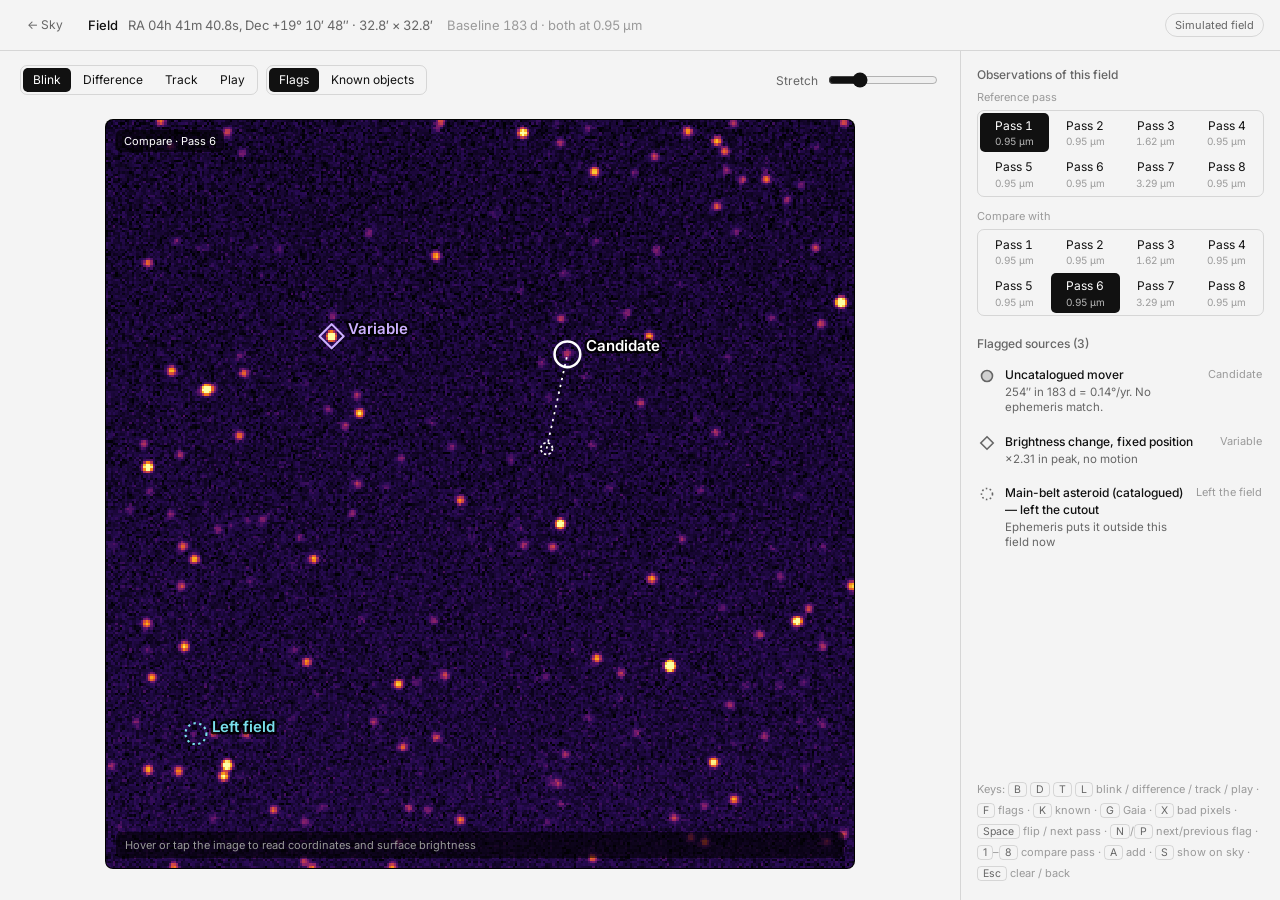
<file: app/dev/field.html>
<!DOCTYPE html>
<html lang="en">
<head>
<meta charset="utf-8">
<meta name="viewport" content="width=device-width, initial-scale=1, viewport-fit=cover">
<title>Field view (dev)</title>
<link rel="icon" href="data:,">
<link rel="preconnect" href="https://fonts.googleapis.com">
<link href="https://fonts.googleapis.com/css2?family=Inter:wght@400;500;600&display=swap" rel="stylesheet">
<link rel="stylesheet" href="../css/base.css">
<link rel="stylesheet" href="../css/field.css">
<link rel="stylesheet" href="../css/candidates.css">
<style>
  /* dev-only stand-in for the shell's sky view */
  #devsky { position: fixed; inset: 0; display: grid; place-items: center; color: #9a9a9a; background: #000; }
  #devsky div { text-align: center; line-height: 2; }
  .vh { position: absolute; width: 1px; height: 1px; overflow: hidden; clip: rect(0 0 0 0); }
</style>
</head>
<body>
<!-- Dev page: mounts the field view with the shared store. ?theme=dark|light, ?view=sky, ?panel=1 also mounts the candidate panel -->
<div id="devsky"><div>Sky view stand-in (the shell owns the real one)<br><span id="devfly"></span><br><button id="devback" style="color:#f2f2f2">Open field view</button></div></div>
<aside id="panel" class="hud glass" hidden></aside>
<section id="view-field" hidden></section>
<div id="announce" class="vh" role="status" aria-live="polite"></div>
<script type="module">
  import * as store from '../js/core/store.js';
  import { mountField } from '../js/field/index.js';
  const q = new URLSearchParams(location.search);
  if (q.get('theme')) document.documentElement.setAttribute('data-theme', q.get('theme'));
  window.__flyto = [];
  store.listen('flyto', p => { window.__flyto.push(p); document.getElementById('devfly').textContent = `flyto RA ${p.ra.toFixed(4)}°, Dec ${p.dec.toFixed(4)}°`; });
  window.__toasts = []; store.listen('toast', m => window.__toasts.push(m));
  document.getElementById('devback').addEventListener('click', () => store.set('view', 'field'));
  window.__field = mountField(document.getElementById('view-field'), store);
  if (q.get('panel')) { const { mountCandidates } = await import('../js/candidates/index.js'); const el = document.getElementById('panel'); el.hidden = false; mountCandidates(el, store); }
  store.set('view', q.get('view') || 'field');
</script>
</body>
</html>
</file>
<file: app/css/base.css>
/* Shared design system, lifted verbatim from the UI demo. UI is strictly black / white / grey; only imagery has colour. Owned by main agent: do not fork; add module CSS in app/css/<module>.css. */
:root {
  color-scheme: light dark;
  box-sizing: border-box;
  padding-top: env(safe-area-inset-top, 0px);
  padding-bottom: env(safe-area-inset-bottom, 0px);
  --bg: #f4f4f4;
  --panel: rgba(255,255,255,.84);
  --panel-solid: #fff;
  --edge: rgba(0,0,0,.12);
  --ink: #111; --ink-2: #666; --ink-3: #9a9a9a;
  --fill: #111; --fill-ink: #fff;
  --font: "Inter", -apple-system, "Segoe UI", Helvetica, Arial, sans-serif;
}
@media (prefers-color-scheme: dark) {
  :root:not([data-theme="light"]) {
    --bg: #000; --panel: rgba(0,0,0,.64); --panel-solid: #0c0c0c; --edge: rgba(255,255,255,.14);
    --ink: #f2f2f2; --ink-2: #a0a0a0; --ink-3: #6a6a6a; --fill: #f2f2f2; --fill-ink: #000;
  }
}
:root[data-theme="dark"] {
  --bg: #000; --panel: rgba(0,0,0,.64); --panel-solid: #0c0c0c; --edge: rgba(255,255,255,.14);
  --ink: #f2f2f2; --ink-2: #a0a0a0; --ink-3: #6a6a6a; --fill: #f2f2f2; --fill-ink: #000;
}
html { scroll-padding-top: env(safe-area-inset-top, 0px); }
html, body { height: 100%; margin: 0; }
body { background: var(--bg); color: var(--ink); font-family: var(--font); font-size: 13px; overflow: hidden; -webkit-font-smoothing: antialiased; }
*, *::before, *::after { box-sizing: inherit; }
button, input { font: inherit; }

#stage { position: fixed; inset: 0; background: #000; cursor: grab; touch-action: none; }
#stage.dragging { cursor: grabbing; }
canvas { display: block; }
#stage canvas { width: 100%; height: 100%; }

.hud { position: fixed; z-index: 2; }
.glass { background: var(--panel); border: 1px solid var(--edge); backdrop-filter: blur(16px); -webkit-backdrop-filter: blur(16px); }

button {
  font-size: 12px; color: var(--ink); background: transparent;
  border: 1px solid var(--edge); border-radius: 6px; padding: 6px 10px; cursor: pointer; line-height: 1;
}
button:hover { border-color: var(--ink-3); }
button[aria-pressed="true"] { background: var(--fill); color: var(--fill-ink); border-color: transparent; }
button:focus-visible, input:focus-visible { outline: 2px solid var(--ink); outline-offset: 2px; }
button:disabled { opacity: .4; cursor: default; }
.icon { width: 28px; height: 28px; padding: 0; display: inline-grid; place-items: center; }
.ghost { border-color: transparent; color: var(--ink-2); }
.ghost:hover { color: var(--ink); }
.seg { display: inline-flex; border: 1px solid var(--edge); border-radius: 7px; padding: 2px; gap: 2px; }
.seg button { border: 0; border-radius: 5px; }
input[type="text"] { background: transparent; color: var(--ink); border: 1px solid var(--edge); border-radius: 6px; padding: 6px 9px; font-size: 12px; width: 100%; }
input::placeholder { color: var(--ink-3); }
</file>
<file: app/css/candidates.css>
/* Movers panel (workflow). Fills the shell's #panel; everything scoped under .cx. Grey ink only. */
.cx { display: flex; flex-direction: column; flex: 1 1 auto; height: 100%; min-height: 0; color: var(--ink); font-size: 12px; }
.cx [hidden] { display: none !important; }
.cx button { -webkit-tap-highlight-color: transparent; }
/* motion: short, one easing; states cross-fade, new content rises in. Off entirely for reduced motion. */
.cx { --ease: cubic-bezier(.2, .7, .2, 1); }
.cx button, .cx select, .cx-q, .cx-list li, .cx-cut { transition: background-color .15s var(--ease), color .15s var(--ease), border-color .15s var(--ease), opacity .15s var(--ease); }
.cx button:not(:disabled):active { transform: scale(.97); }
@keyframes cx-rise { from { opacity: 0; transform: translateY(6px); } to { opacity: 1; transform: none; } }
@keyframes cx-row { from { opacity: 0; transform: translateX(-4px); } to { opacity: 1; transform: none; } }
@keyframes cx-pop { from { opacity: 0; transform: translateY(-4px) scale(.98); } to { opacity: 1; transform: none; } }
@keyframes cx-fade { from { opacity: 0; } to { opacity: 1; } }
@media (prefers-reduced-motion: reduce) { .cx, .cx *, .cx *::before, .cx *::after { animation: none !important; transition: none !important; } }

/* header: title, export, filters, search, sort (grid areas change on phones) */
.cx-head {
  display: grid; grid-template-columns: minmax(0, 1fr) auto; gap: 6px; align-items: center; flex: none;
  grid-template-areas: "title export" "filt filt" "search sort";
  padding: 10px 10px 8px 14px; border-bottom: 1px solid var(--edge);
}
.cx-title { grid-area: title; margin: 0; font-size: 13px; font-weight: 500; white-space: nowrap; }
.cx-count { color: var(--ink-3); font-weight: 400; margin-left: 4px; font-variant-numeric: tabular-nums; }
.cx-head > .cx-menuwrap { grid-area: export; justify-self: end; }
.cx-export { padding: 5px 8px; font-size: 11px; }
.cx-filters { grid-area: filt; display: flex; margin-left: -4px; }
.cx-filters > button { padding: 5px 8px; font-size: 11px; flex: 1 1 auto; white-space: nowrap; }
.cx-fsel { grid-area: fsel; display: none; }
.cx-q { grid-area: search; min-width: 0; margin-left: -4px; }
.cx-sort { grid-area: sort; }
.cx select {
  font: inherit; font-size: 12px; color: var(--ink); background: transparent; border: 1px solid var(--edge); border-radius: 6px;
  padding: 5px 22px 5px 8px; appearance: none; -webkit-appearance: none; cursor: pointer; min-width: 0;
  background-image: linear-gradient(45deg, transparent 50%, var(--ink-2) 50%), linear-gradient(135deg, var(--ink-2) 50%, transparent 50%);
  background-position: calc(100% - 11px) 52%, calc(100% - 7px) 52%; background-size: 4px 4px; background-repeat: no-repeat;
}
.cx select:hover { border-color: var(--ink-3); }
.cx select:focus-visible, .cx-list li:focus-visible { outline: 2px solid var(--ink); outline-offset: 2px; }
.cx option { background: var(--panel-solid); color: var(--ink); }

/* menus */
.cx-menuwrap { position: relative; }
.cx-menu {
  position: absolute; right: 0; top: calc(100% + 4px); z-index: 10; min-width: 150px; padding: 4px; border-radius: 8px;
  display: flex; flex-direction: column; gap: 1px; background: var(--panel-solid); box-shadow: 0 6px 24px rgba(0,0,0,.18);
}
.cx-menu button { border: 0; text-align: left; padding: 8px 10px; border-radius: 5px; font-size: 12px; width: 100%; }
.cx-menu button:hover, .cx-menu button:focus-visible { background: var(--edge); outline: none; }
.cx-menu button[aria-checked="true"] { background: var(--fill); color: var(--fill-ink); }
.cx-menu:not([hidden]) { animation: cx-pop .14s var(--ease); transform-origin: top right; }

/* list */
.cx-list { list-style: none; margin: 0; padding: 6px; overflow: auto; flex: 0 1 auto; min-height: 0; overscroll-behavior: contain; }
.cx.has-detail .cx-list { flex: 1 1000 auto; min-height: 92px; }
.cx-list li { display: grid; grid-template-columns: 22px 1fr auto; gap: 8px; align-items: center; padding: 6px 8px; border-radius: 6px; cursor: pointer; color: var(--ink-2); outline-offset: -2px; }
.cx-list li:hover { background: var(--edge); color: var(--ink); }
/* rows rise in one after another when the listed set changes (filter, search, new movers), not on every click */
.cx-list.cx-anim li { animation: cx-row .22s var(--ease) backwards; animation-delay: calc(var(--i, 0) * 22ms); }
.cx-list li[aria-selected="true"] { color: var(--ink); background: var(--edge); }
.cx-list li:focus-visible { outline-offset: -2px; }
.cx-list .n { font-variant-numeric: tabular-nums; color: var(--ink-3); }
.cx-mid { display: flex; flex-direction: column; gap: 2px; min-width: 0; }
.cx-lab { white-space: nowrap; overflow: hidden; text-overflow: ellipsis; font-size: 12.5px; }
.cx-sub { font-size: 11px; color: var(--ink-3); display: flex; gap: 6px; align-items: center; }
.cx-list .s { font-size: 11px; color: var(--ink-3); white-space: nowrap; display: inline-flex; align-items: center; gap: 6px; }
/* status by form as well as word: unmatched candidates stand out, pipeline matches recede */
.cx-list .s::before { content: ""; width: 6px; height: 6px; border-radius: 50%; border: 1px solid transparent; flex: none; transition: background-color .15s var(--ease), border-color .15s var(--ease); }
.cx-list .s-candidate { color: var(--ink); }
.cx-list .s-candidate::before { background: var(--ink); border-color: var(--ink); }
.cx-list .s-likely { color: var(--ink-2); }
.cx-list .s-likely::before { border-color: var(--ink-2); }
.cx-list li[aria-selected="true"] .n, .cx-list li[aria-selected="true"] .s-matched, .cx-list li[aria-selected="true"] .cx-sub { color: var(--ink-2); }
.cx-count { transition: opacity .15s var(--ease); }
.cx-sim { font-size: 10px; line-height: 1; padding: 2px 5px; border: 1px solid var(--edge); border-radius: 4px; color: var(--ink-2); letter-spacing: .01em; white-space: nowrap; }
/* in the list the label is quiet inline text; the top-bar badge and the detail header carry the bordered chip */
.cx-list .cx-sim { border: 0; padding: 0; font-size: 11px; line-height: inherit; color: var(--ink-3); }
.cx-list .cx-sim::before { content: "·"; margin-right: 6px; }
/* the list fades out at the bottom while there is more to scroll to */
.cx-list.more { -webkit-mask-image: linear-gradient(to bottom, #000 calc(100% - 28px), transparent); mask-image: linear-gradient(to bottom, #000 calc(100% - 28px), transparent); }
/* desktop: the panel is only as tall as its contents; with a mover selected the list gives way to its card */
@media (min-width: 861px) { #panel { bottom: auto; max-height: calc(100dvh - var(--top-h) - 8px - env(safe-area-inset-bottom, 0px) - 86px); } }
.cx-empty { padding: 18px 14px; color: var(--ink-3); line-height: 1.5; }
.cx-empty:not([hidden]) { animation: cx-fade .2s var(--ease); }
.cx-empty button { margin-top: 8px; padding: 6px 8px; font-size: 11px; }

/* detail */
/* the card is shown whole; the list above it shrinks first (flex-shrink 1000 vs 1), so the card only scrolls on windows too short for it */
.cx-detail { border-top: 1px solid var(--edge); padding: 12px 14px 0; flex: 0 1 auto; min-height: 0; overflow: auto; overscroll-behavior: contain; }
.cx-detail:not([hidden]) { animation: cx-rise .24s var(--ease); }
.cx-detail.cx-swap .cx-card { animation: cx-rise .2s var(--ease); }
/* inspector: the selected mover's imagery and description (see INSPECTOR in index.js) */
.cx-insp { color: var(--ink); font-size: 12px; }
#inspect .cx-insp { padding: 12px 14px 14px; overflow: auto; min-height: 0; overscroll-behavior: contain; }
.cx-insp.cx-swap { animation: cx-rise .2s var(--ease); }
.cx-dhead { display: flex; align-items: center; gap: 8px; }
.cx-dhead h3 { margin: 0; font-size: 13px; font-weight: 500; }
.cx-close { margin-left: auto; width: 24px; height: 24px; font-size: 11px; color: var(--ink-2); }
.cx-close:hover { color: var(--ink); }
.cx-tag { color: var(--ink-2); margin-top: 2px; }
.cx-cutgrid { display: grid; grid-template-columns: minmax(0, 1fr); gap: 6px; margin-top: 10px; }
.cx-fig { display: contents; }
.cx-cut { width: 100%; height: auto; aspect-ratio: 1; border-radius: 6px; background: #000; border: 1px solid var(--edge); display: block; cursor: zoom-in; }
.cx-cut:hover { border-color: var(--ink-2); }
.cx-cut.cx-tick { animation: cx-fade .25s var(--ease); } /* the cutout steps to another scan */
.cx-cutlabel { display: flex; flex-wrap: wrap; justify-content: space-between; gap: 2px 6px; color: var(--ink-3); font-size: 11px; font-variant-numeric: tabular-nums; }
.cx-note { margin: 6px 0 0; color: var(--ink-2); line-height: 1.45; }
/* in the sheet (phones) the cutout sits beside the description, and the sheet has its own close */
.cx-insp-slot .cx-cutgrid { grid-template-columns: 88px minmax(0, 1fr); grid-template-areas: "cut note" "cap cap"; gap: 6px 10px; align-items: start; }
.cx-insp-slot .cx-cut { grid-area: cut; }
.cx-insp-slot .cx-cutlabel { grid-area: cap; }
.cx-insp-slot .cx-note { grid-area: note; margin: 0; }
.cx-insp-slot .cx-close { display: none; }
/* facts stay in the sidebar; with the inspector out they carry the mover's name */
.cx-facts { margin-top: 10px; }
.cx-insp-slot:empty + .cx-facts { margin-top: 0; }
.cx-fname { display: none; font-size: 13px; font-weight: 500; margin-bottom: 8px; }
.cx.insp-out .cx-fname { display: block; }
.cx-detail dl { margin: 0; display: grid; grid-template-columns: auto minmax(0, 1fr); gap: 5px 10px; align-content: start; }
.cx-detail dt { color: var(--ink-3); }
.cx-detail dd { margin: 0; font-variant-numeric: tabular-nums; overflow-wrap: anywhere; }
/* the buttons stay put at the bottom of the card; when the card has to scroll (short windows) they sit on a solid strip */
.cx-actions { display: grid; grid-template-columns: repeat(3, minmax(0, 1fr)); gap: 6px; margin-top: 2px; padding: 10px 0 14px; position: sticky; bottom: 0; }
.cx-detail.scrolls .cx-actions { background: var(--panel); backdrop-filter: blur(16px); -webkit-backdrop-filter: blur(16px); border-top: 1px solid var(--edge); margin-inline: -14px; padding-inline: 14px; }
.cx-actions button { padding: 6px 4px; font-size: 11px; white-space: nowrap; overflow: hidden; text-overflow: ellipsis; }

/* export fallback dialog */
.cx-dialog { border: 1px solid var(--edge); border-radius: 12px; padding: 0; background: var(--panel-solid); color: var(--ink); width: min(560px, calc(100vw - 32px)); max-height: calc(100vh - 64px); }
.cx-dialog::backdrop { background: rgba(0,0,0,.4); }
.cx-dlg-box { padding: 18px 20px; display: flex; flex-direction: column; gap: 10px; margin: 0; }
.cx-dlg-box h3 { margin: 0; font-size: 14px; font-weight: 500; }
.cx-dlg-msg { margin: 0; color: var(--ink-2); line-height: 1.45; font-size: 12px; }
.cx-dlg-text { font: 11px/1.45 ui-monospace, "SF Mono", Menlo, Consolas, monospace; color: var(--ink); background: transparent; border: 1px solid var(--edge); border-radius: 6px; padding: 8px; width: 100%; height: 40vh; resize: vertical; white-space: pre; overflow: auto; }
.cx-dlg-row { display: flex; gap: 6px; align-items: center; justify-content: flex-end; }
.cx-dlg-status { flex: 1; color: var(--ink-3); font-size: 11px; }

/* phones: bottom sheet contents. Compact selects, side-by-side cutout, ≥ 40px tap targets. */
@media (max-width: 860px) {
  .cx-head { grid-template-columns: auto minmax(0, 1fr) minmax(0, 1fr) auto; grid-template-areas: "title search search export" "fsel fsel sort sort"; padding: 8px 8px 8px 14px; }
  .cx-title { margin-right: 4px; }
  .cx-filters { display: none; }
  .cx-fsel { display: block; }
  .cx-q { margin-left: 0; }
  .cx-head > .cx-menuwrap .cx-export { padding: 6px 10px; }
  .cx button, .cx select, .cx-q { min-height: 40px; }
  .cx-export { font-size: 12px; }
  .cx-q { font-size: 16px; } /* avoids iOS zoom-on-focus */
  .cx select { font-size: 13px; }
  .cx-list li { min-height: 44px; }
  .cx.has-detail .cx-list { min-height: 88px; }
  @media (max-height: 700px) { .cx.has-detail .cx-list { min-height: 44px; } } /* short phones: one row of list, the card first */
  #panel { height: auto; max-height: calc(100dvh - var(--top-h) - var(--bottom-h) - 40px); } /* the sheet grows to fit the card */
  .cx-actions button { font-size: 12px; }
  .cx-menu button { min-height: 44px; }
}
@media (pointer: coarse) {
  .cx button, .cx select { min-height: 40px; }
  .cx-list li { min-height: 44px; }
}
</file>
<file: app/css/field.css>
/* Field analysis view (agent field). Same language as the UI demo's Compare mode: full-screen, var(--bg),
   hairline var(--edge) dividers, grey ink; only the imagery (field image, stamps, spectrum) has colour. */
.fv { position: fixed; inset: 0; z-index: 3; background: var(--bg); color: var(--ink); display: grid; grid-template-rows: auto minmax(0, 1fr);
  padding-top: env(safe-area-inset-top, 0px); padding-bottom: env(safe-area-inset-bottom, 0px); font-size: 13px; }
.fv[hidden] { display: none !important; }
.fv [hidden] { display: none !important; }
.fv h2, .fv h3 { margin: 0; font-weight: 500; }
.fv h2 { font-size: 13px; }
.fv h2:focus { outline: none; } /* programmatic focus target on open; not interactive */
.fv h3 { font-size: 12px; color: var(--ink-2); margin-bottom: 8px; }
.fv-vh { position: absolute; width: 1px; height: 1px; margin: -1px; padding: 0; overflow: hidden; clip: rect(0 0 0 0); white-space: nowrap; border: 0; }
.fv-spacer { flex: 1; }

/* header */
.fv-top { display: flex; align-items: center; gap: 6px 14px; padding: 12px 16px; border-bottom: 1px solid var(--edge); flex-wrap: wrap; min-width: 0; }
.fv-title { display: flex; align-items: baseline; gap: 10px; min-width: 0; flex-wrap: wrap; }
.fv-sub { color: var(--ink-2); font-variant-numeric: tabular-nums; }
.fv-base { color: var(--ink-3); }
.fv-pill { font-size: 11px; color: var(--ink-2); border: 1px solid var(--edge); border-radius: 999px; padding: 4px 9px; white-space: nowrap; }

/* body */
.fv-body { display: grid; grid-template-columns: minmax(0, 1fr) 320px; min-height: 0; }
.fv-main { display: flex; flex-direction: column; min-height: 0; min-width: 0; padding: 14px 20px 20px; gap: 12px; }
.fv-toolbar { display: flex; flex-wrap: wrap; align-items: center; gap: 8px; }
.fv-stretch { display: flex; align-items: center; gap: 8px; color: var(--ink-2); font-size: 12px; }
.fv-stretch input { width: 110px; accent-color: var(--ink); }
.fv-stagewrap { flex: 1; min-height: 0; display: grid; place-items: center; }
.fv-stage { position: relative; width: min(100%, calc(100vh - 150px)); width: min(100%, calc(100dvh - 150px)); aspect-ratio: 1; border: 1px solid var(--edge); border-radius: 8px; overflow: hidden; background: #000; }
.fv-stage canvas { position: absolute; inset: 0; width: 100%; height: 100%; }
.fv-img { image-rendering: pixelated; }
.fv-ov { cursor: crosshair; touch-action: pan-y pinch-zoom; }
.fv-corner { position: absolute; top: 10px; padding: 4px 8px; border-radius: 5px; background: rgba(0,0,0,.6); color: #fff; font-size: 11px; font-variant-numeric: tabular-nums; pointer-events: none; max-width: calc(100% - 20px); }
.fv-corner.l { left: 10px; }
.fv-corner.r { right: 10px; display: flex; align-items: center; gap: 6px; }
.fv-corner.r i { width: 46px; height: 6px; border-radius: 3px; background: linear-gradient(90deg, #2166ac, #92c5de, #28282c, #f4a582, #b2182b); }
.fv-readout { position: absolute; left: 10px; right: 10px; bottom: 10px; display: flex; flex-wrap: wrap; gap: 3px 14px; padding: 6px 9px; border-radius: 5px; background: rgba(0,0,0,.6); color: #9a9a9a; font-size: 11px; font-variant-numeric: tabular-nums; pointer-events: none; }
.fv-readout b { color: #f2f2f2; font-weight: 500; }

/* side */
.fv-side { border-left: 1px solid var(--edge); padding: 16px; overflow: auto; display: flex; flex-direction: column; gap: 20px; min-height: 0; }
.fv-side section { display: flex; flex-direction: column; }
.fv-rowlab { font-size: 11px; color: var(--ink-3); margin: 0 0 6px; }
.fv-epochs + .fv-rowlab { margin-top: 12px; }
.fv-epochs { display: grid; grid-template-columns: repeat(4, 1fr); gap: 2px; border: 1px solid var(--edge); border-radius: 7px; padding: 2px; }
.fv-epochs button { border: 0; border-radius: 5px; padding: 6px 2px 5px; line-height: 1.2; white-space: nowrap; font-variant-numeric: tabular-nums; }
.fv-epochs button small { display: block; font-size: 10px; color: var(--ink-3); margin-top: 2px; }
.fv-epochs button[aria-pressed="true"] small { color: inherit; opacity: .7; }.fv-status:empty { display: none; }
.fv-warn { margin-top: 12px; padding: 10px 12px; border: 1px solid var(--ink-3); border-radius: 8px; display: grid; grid-template-columns: 18px 1fr; gap: 8px 8px; color: var(--ink); line-height: 1.45; }
.fv-warn > :not(.fv-bang) { grid-column: 2; }
.fv-warn button { justify-self: start; }
.fv-bang { width: 18px; height: 18px; border-radius: 50%; background: var(--fill); color: var(--fill-ink); display: grid; place-items: center; font-weight: 600; font-size: 11px; margin-top: 1px; }

.fv-dets { list-style: none; margin: 0 -6px; padding: 0; display: flex; flex-direction: column; gap: 2px; }
.fv-dets button { width: 100%; text-align: left; border: 0; border-radius: 6px; padding: 8px; display: grid; grid-template-columns: 16px minmax(0, 1fr) auto; gap: 10px; align-items: start; line-height: 1.35; color: var(--ink-2); }
.fv-dets button:hover { background: var(--edge); }
.fv-dets button[aria-pressed="true"] { background: var(--edge); color: var(--ink); }
.fv-glyph { margin-top: 1px; color: var(--ink-2); }
.fv-glyph.fill circle { fill: currentColor; fill-opacity: .25; }
.fv-dets button[aria-pressed="true"] .fv-glyph { color: var(--ink); }
.fv-dt { display: flex; flex-direction: column; gap: 2px; min-width: 0; }
.fv-dt .t { color: var(--ink); font-size: 12px; font-weight: 500; }
.fv-dt .d { font-size: 11.5px; color: var(--ink-2); }
.fv-kind { font-size: 11px; color: var(--ink-3); white-space: nowrap; }
.fv-empty { color: var(--ink-3); padding: 4px 6px; }

.fv-stamps { display: grid; grid-template-columns: 1fr 1fr; gap: 8px; }
.fv-stamps figure { margin: 0; }
.fv-stamps canvas { width: 100%; aspect-ratio: 1; image-rendering: pixelated; border-radius: 6px; border: 1px solid var(--edge); background: #000; display: block; }
.fv-stamps figcaption { display: flex; justify-content: space-between; color: var(--ink-3); font-size: 11px; margin-top: 4px; font-variant-numeric: tabular-nums; }
.fv-vet dl { margin: 12px 0 0; display: grid; grid-template-columns: auto 1fr; gap: 5px 12px; }
.fv-vet dt { color: var(--ink-3); }
.fv-vet dd { margin: 0; font-variant-numeric: tabular-nums; line-height: 1.4; }
.fv-spec { width: 100%; height: auto; aspect-ratio: 340 / 120; margin-top: 12px; display: block; }
.fv-spec .l { fill: none; stroke-width: 1.8; }
.fv-spec .ax { stroke: var(--edge); }
.fv-spec text { fill: var(--ink-3); font-size: 11px; font-family: var(--font); }
.fv-actions { display: flex; flex-wrap: wrap; gap: 6px; margin-top: 12px; }
.fv-actions .fv-done { color: var(--ink-2); border-style: dashed; }
.fv-keys { margin: auto 0 0; color: var(--ink-3); font-size: 11px; line-height: 1.9; }
.fv kbd { font: inherit; font-size: 10.5px; border: 1px solid var(--edge); border-radius: 4px; padding: 0 5px; color: var(--ink-2); }

@media (pointer: coarse) {
  .fv button { min-height: 44px; }
  .fv .seg button { min-width: 44px; }
  .fv-stretch input { height: 44px; }
  .fv-keys { display: none; }
}

/* phones / narrow: stage on top, controls, list and vetting stacked below; the whole view scrolls */
@media (max-width: 860px) {
  .fv { display: block; overflow-y: auto; overflow-x: hidden; -webkit-overflow-scrolling: touch; }
  .fv-top { position: sticky; top: 0; z-index: 1; background: var(--bg); padding: 8px 16px 10px; display: grid; grid-template-columns: auto minmax(0, 1fr) auto; gap: 2px 10px; }
  .fv-title { display: contents; }
  .fv-top .fv-spacer { display: none; }
  .fv-top .fv-sub { grid-column: 1 / -1; font-size: 11px; }
  .fv-top h2 { grid-column: 2; grid-row: 1; }
  .fv-pill { grid-column: 3; grid-row: 1; }
  .fv-back { margin-left: -10px; }
  .fv-stagewrap { order: -1; }
  .fv-body { display: block; }
  .fv-main { padding: 12px 16px 4px; }
  .fv-stage { width: 100%; }
  .fv-side { border-left: 0; border-top: 1px solid var(--edge); overflow: visible; padding: 16px; }
  .fv-keys { display: none; }
}
@media (max-width: 640px), (pointer: coarse) {
  .fv-stage { aspect-ratio: auto; overflow: visible; border: 0; background: transparent; }
  .fv-stage .fv-img { position: relative; height: auto; aspect-ratio: 1; border: 1px solid var(--edge); border-radius: 8px 8px 0 0; background: #000; }
  .fv-stage .fv-ov { bottom: auto; height: auto; aspect-ratio: 1; }
  .fv-readout { position: static; border-radius: 0 0 8px 8px; padding: 8px 10px; background: #000; min-height: 44px; align-items: center; }
}
@media (orientation: landscape) and (max-height: 500px) { .fv-stage { max-width: min(100%, calc(100vh - 110px)); margin-inline: auto; } }

/* live mode (agent live): loading overlay with stages + Cancel, live request form, notes */
.fv-loading { position: absolute; inset: 0; z-index: 2; display: grid; place-items: center; padding: 16px; background: rgba(0,0,0,.78); color: #f2f2f2; border-radius: 8px; }
.fv-load-box { max-width: 380px; display: flex; flex-direction: column; gap: 10px; line-height: 1.45; }
.fv-load-t { font-weight: 500; }
.fv-load-steps { margin: 0; padding: 0; list-style: none; display: flex; flex-direction: column; gap: 4px; font-size: 12px; color: #8a8a8a; }
.fv-load-steps li::before { content: '○'; display: inline-block; width: 18px; }
.fv-load-steps li.now { color: #f2f2f2; }
.fv-load-steps li.now::before { content: '●'; animation: fv-pulse 1.2s ease-in-out infinite; }
.fv-load-steps li.done { color: #b4b4b4; }
.fv-load-steps li.done::before { content: '✓'; }
.fv-load-steps span { font-variant-numeric: tabular-nums; color: #8a8a8a; }
.fv-load-el { font-size: 11.5px; color: #9a9a9a; font-variant-numeric: tabular-nums; }
.fv-load-box button { align-self: flex-start; color: #f2f2f2; border-color: rgba(255,255,255,.3); }
@keyframes fv-pulse { 50% { opacity: .35; } }
@media (prefers-reduced-motion: reduce) { .fv-load-steps li.now::before { animation: none; } }
.fv-pill-warn { white-space: normal; border-color: var(--ink-3); color: var(--ink); max-width: 46ch; }
.fv-note { margin: 10px 0 0; font-size: 11.5px; color: var(--ink-2); line-height: 1.45; }
.fv-liveform { display: grid; grid-template-columns: 1fr 1fr; gap: 8px; align-items: end; }
.fv-liveform label { display: flex; flex-direction: column; gap: 4px; font-size: 11px; color: var(--ink-3); min-width: 0; }
.fv-liveform .fv-wide { grid-column: 1 / -1; }
.fv-liveform select { background: transparent; color: var(--ink); border: 1px solid var(--edge); border-radius: 6px; padding: 6px; font: inherit; font-size: 12px; min-width: 0; }
.fv-liveform select option { color: #000; }
.fv-liveform input[aria-invalid="true"] { border-color: var(--ink); border-width: 2px; }
.fv-liveform button { grid-column: 1 / -1; justify-self: start; }
.fv-live[data-snapshot] .fv-liveform { display: none; } /* saved snapshots: no server to send a free-form request to */
.fv-live[data-snapshot] .fv-examples { margin-top: 0; }
.fv-examples { display: flex; flex-direction: column; gap: 4px; font-size: 11px; color: var(--ink-3); margin-top: 10px; }
.fv-examples select { background: transparent; color: var(--ink); border: 1px solid var(--edge); border-radius: 6px; padding: 6px; font: inherit; font-size: 12px; min-width: 0; }
.fv-examples select option { color: #000; }
.fv-exnote { border-left: 2px solid var(--edge); padding-left: 10px; }
.fv-example { margin-top: 8px; align-self: flex-start; font-size: 12px; }
@media (max-width: 860px) { .fv-pill-warn { grid-column: 1 / -1; grid-row: auto; max-width: none; } }
</file>
